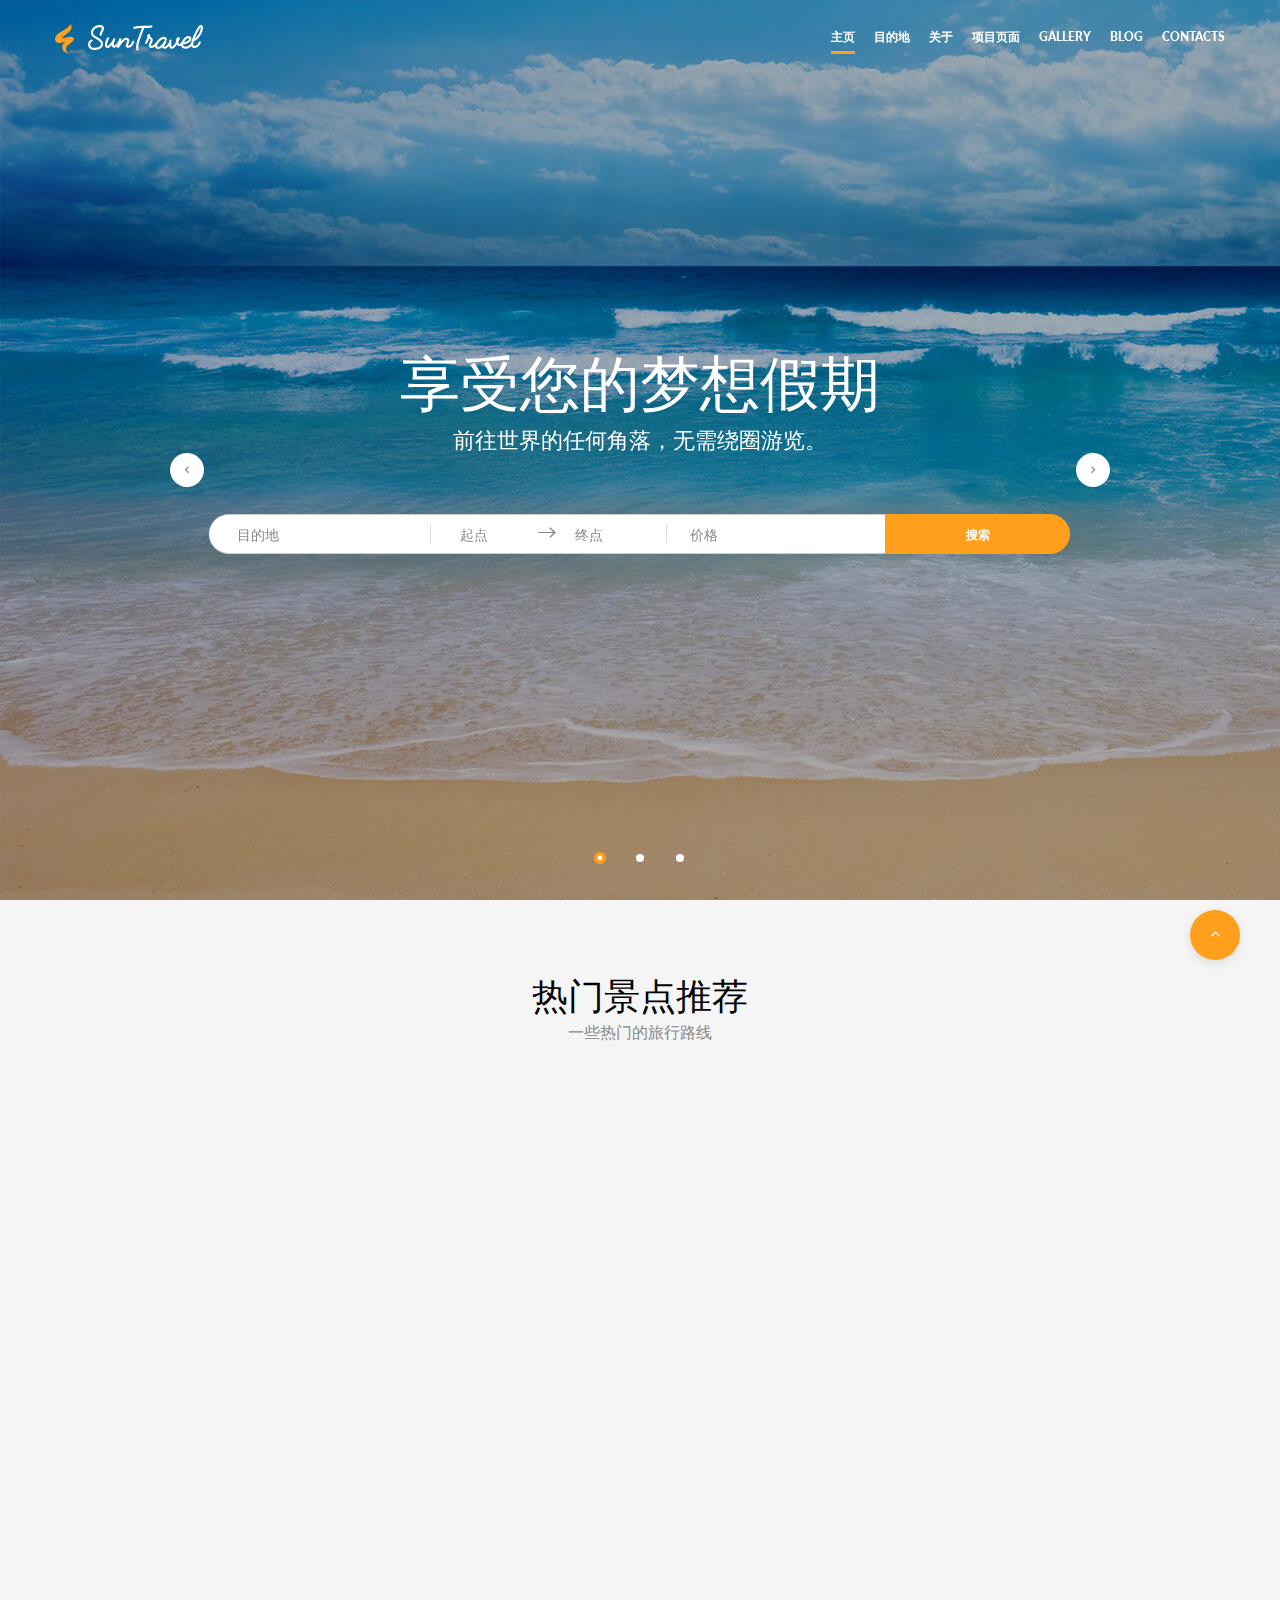
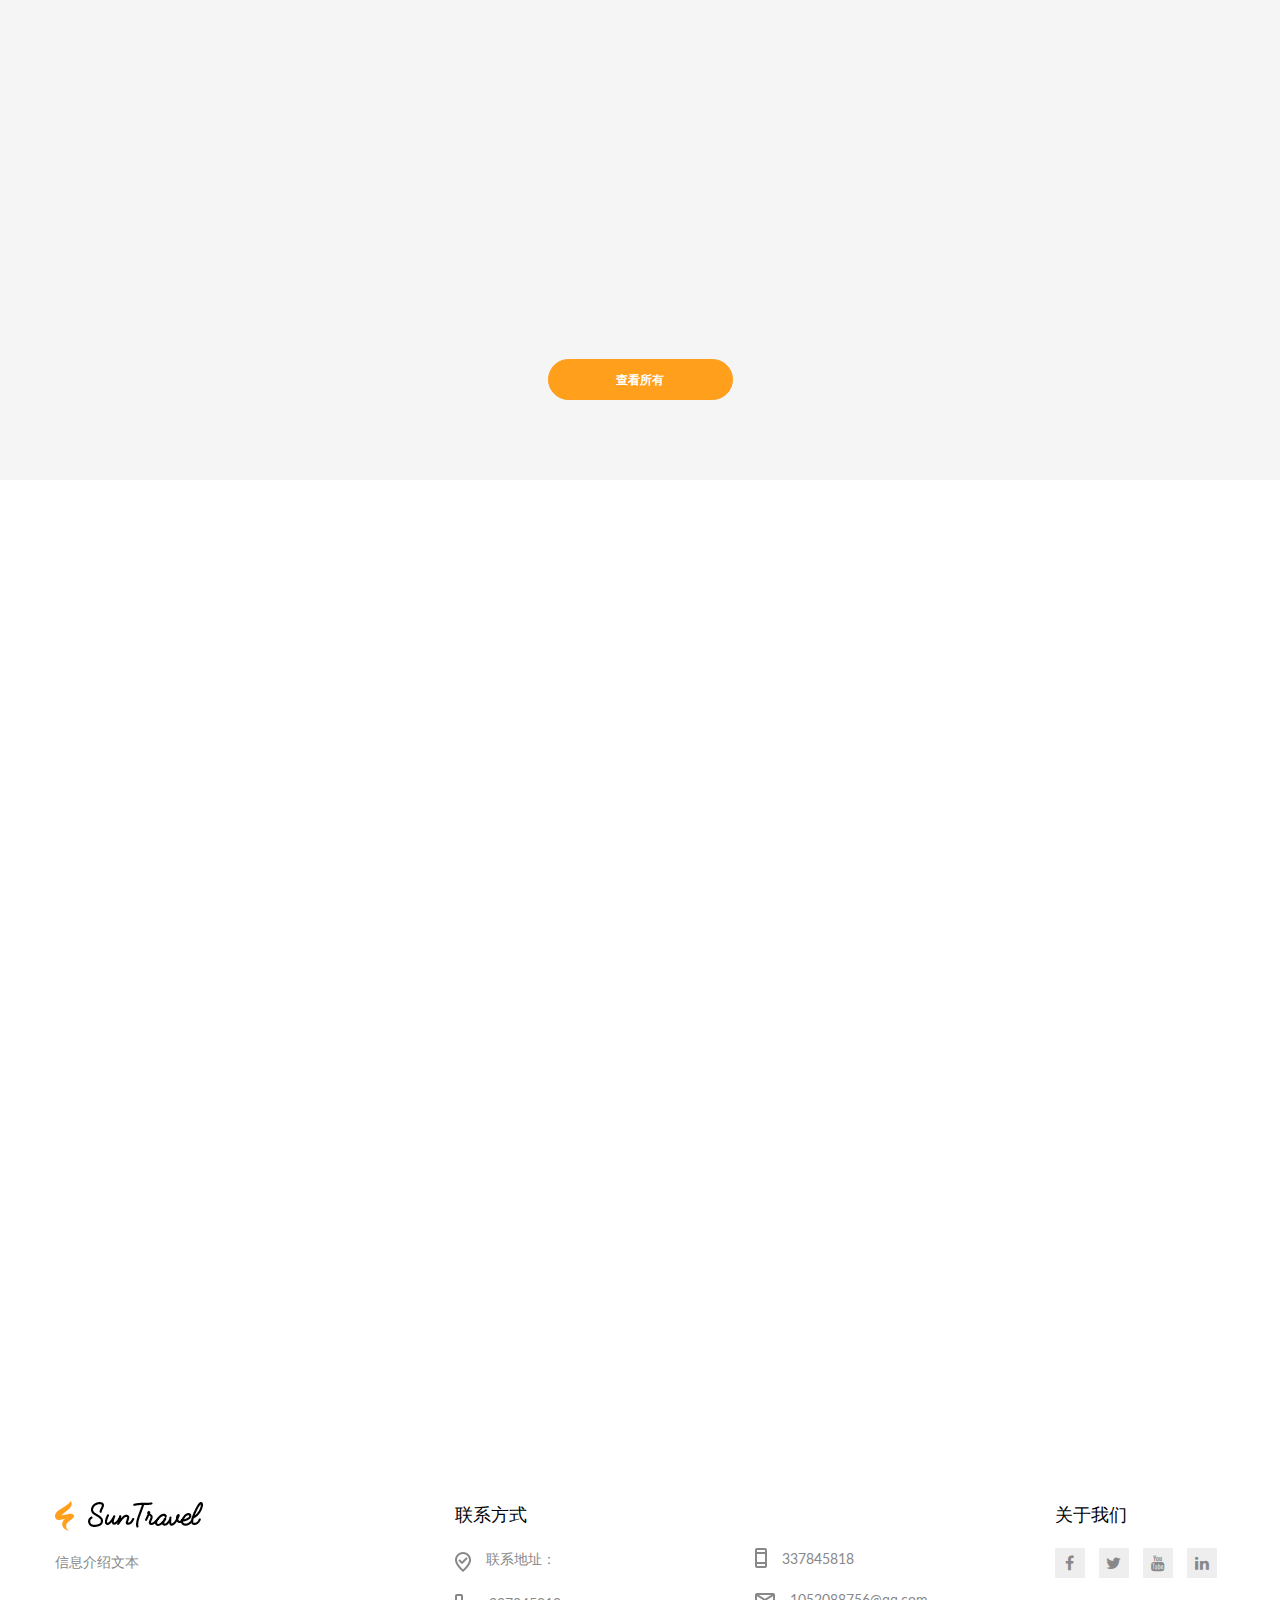
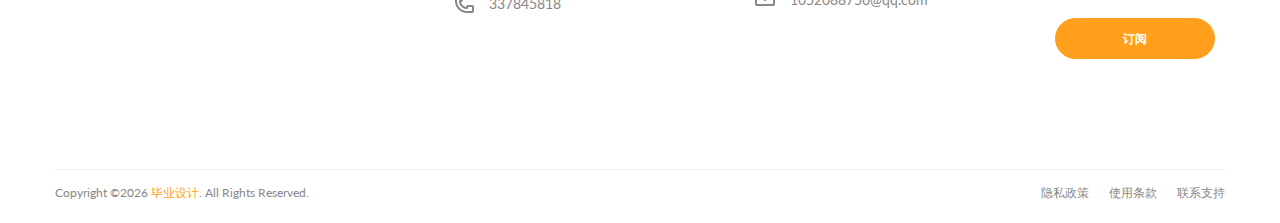
<file: index.html>
<!DOCTYPE html>
<html class="wide wow-animation" lang="cn">

<head>
  <!-- Site Title-->
  <title></title>
  <meta name="format-detection" content="telephone=no">
  <meta name="viewport"
    content="width=device-width, height=device-height, initial-scale=1.0, maximum-scale=1.0, user-scalable=0">
  <meta http-equiv="X-UA-Compatible" content="IE=edge">
  <meta charset="utf-8">
  <link rel="icon" href="images/favicon.ico" type="image/x-icon">
  <!-- Stylesheets-->
  <link rel="stylesheet" type="text/css" href="//fonts.googleapis.com/css?family=Lato:400,400i,700,700i,900,900i">
  <link rel="stylesheet" href="css/bootstrap.css">
  <link rel="stylesheet" href="css/style.css">
  <!--[if lt IE 10]>
    <div style="background: #212121; padding: 10px 0; box-shadow: 3px 3px 5px 0 rgba(0,0,0,.3); clear: both; text-align:center; position: relative; z-index:1;"><a href="http://windows.microsoft.com/en-US/internet-explorer/"><img src="images/ie8-panel/warning_bar_0000_us.jpg" border="0" height="42" width="820" alt="You are using an outdated browser. For a faster, safer browsing experience, upgrade for free today."></a></div>
    <script src="js/html5shiv.min.js"></script>
		<![endif]-->
</head>

<body>
  <!-- 页面开始-->
  <div class="page text-center">
    <!-- 头部-->
    <header class="page-header slider-menu-position">
      <!-- RD Navbar-->
      <div class="rd-navbar-wrap">
        <nav class="rd-navbar rd-navbar-transparent rd-navbar-dark-stuck" data-lg-device-layout="rd-navbar-fixed"
          data-xl-device-layout="rd-navbar-static" data-xxl-device-layout="rd-navbar-static"
          data-lg-stick-up-offset="1px" data-xl-stick-up-offset="1px" data-xxl-stick-up-offset="1px"
          data-layout="rd-navbar-fixed" data-sm-layout="rd-navbar-fixed" data-md-layout="rd-navbar-fixed"
          data-lg-layout="rd-navbar-fullwidth" data-xl-layout="rd-navbar-static" data-xxl-layout="rd-navbar-static">
          <div class="rd-navbar-inner">
            <!-- RD Navbar Panel-->
            <div class="rd-navbar-panel">
              <!-- RD Navbar Toggle-->
              <button class="rd-navbar-toggle" data-rd-navbar-toggle=".rd-navbar-nav-wrap"><span></span></button>
              <!-- 页面logo-->
              <div class="rd-navbar-brand rd-navbar-brand-desktop"><a class="brand-name" href="index.html"><img
                    width="148" height="30" src="images/logo-light-148x30.png" alt=""></a></div>
              <div class="rd-navbar-brand rd-navbar-brand-mobile"><a class="brand-name" href="index.html"><img
                    width="148" height="30" src="images/logo-dark-148x30.png" alt=""></a></div>
            </div>
            <div class="rd-navbar-nav-wrap">
              <!-- 列表栏-->
              <ul class="rd-navbar-nav">
                <li class="active"><a href="index.html">主页</a>
                  <!-- RD Navbar Dropdown-->
                  <ul class="rd-navbar-dropdown">
                    <li><a href="index-variant-2.html">主页样式2</a></li>
                    <li><a href="index-variant-3.html">主页样式3</a></li>
                  </ul>
                </li>
                <li><a href="tours-grid.html">目的地</a>
                  <!-- RD Navbar Dropdown-->
                  <ul class="rd-navbar-dropdown">
                    <li><a href="tours-grid.html">目的地列表1</a></li>
                    <li><a href="tours-grid-variant-2.html">目的地列表2 </a></li>
                    <li><a href="tours-list.html">Tours List</a></li>
                    <li><a href="tours-single.html">Tours Single</a></li>
                  </ul>
                </li>
                <li><a href="about.html">关于</a>
                  <!-- RD Navbar Dropdown-->
                  <ul class="rd-navbar-dropdown">
                    <li><a href="our-team.html">Our Team</a></li>
                    <li><a href="careers.html">Careers</a></li>
                    <li><a href="faq.html">FAQ</a></li>
                    <li><a href="testimonials.html">Testimonials</a></li>
                  </ul>
                </li>
                <li><a href="#">项目页面</a>
                  <div class="rd-navbar-megamenu">
                    <div class="row">
                      <div class="col-lg-4">
                        <p class="rd-megamenu-header text-big text-black text-ubold">Pages 1</p>
                        <ul class="rd-megamenu-list">
                          <li><a href="press.html">Press</a></li>
                          <li><a href="services.html">Services</a></li>
                          <li><a href="pricing.html">Pricing</a></li>
                          <li><a href="destinations.html">Destinations</a></li>
                          <li><a href="signup.html">Sign Up</a></li>
                          <li><a href="signup-variant-2.html">Sign Up v2</a></li>
                        </ul>
                      </div>
                      <div class="col-lg-4">
                        <p class="rd-megamenu-header text-big text-black text-ubold">Pages 2</p>
                        <ul class="rd-megamenu-list">
                          <li><a href="login.html">Login</a></li>
                          <li><a href="forgot-password.html">Forgot Password</a></li>
                          <li><a href="privacy.html">Privacy Policy</a></li>
                          <li><a href="terms-of-use.html">Terms Of Use</a></li>
                          <li><a href="sitemap.html">Sitemap</a></li>
                          <li><a href="search-results.html">Search Results</a></li>
                        </ul>
                      </div>
                      <div class="col-lg-4">
                        <p class="rd-megamenu-header text-big text-black text-ubold">Pages 3</p>
                        <ul class="rd-megamenu-list">
                          <li><a href="404.html">404</a></li>
                          <li><a href="503.html">503</a></li>
                          <li><a href="comingsoon.html">Coming Soon</a></li>
                          <li><a href="maintenance.html">Maintenance</a></li>
                          <li><a href="underconstruction.html">Under Construction</a></li>
                        </ul>
                      </div>
                    </div>
                  </div>
                </li>
                <li><a href="gallery-cobbles.html">Gallery</a>
                  <!-- RD Navbar Dropdown-->
                  <ul class="rd-navbar-dropdown">
                    <li><a href="gallery-cobbles.html">Gallery Cobbles</a></li>
                    <li><a href="gallery-fullwidth.html">Gallery Fullwidth</a></li>
                    <li><a href="gallery-grid.html">Gallery Grid</a></li>
                    <li><a href="gallery-masonry.html">Gallery Masonry</a></li>
                  </ul>
                </li>
                <li><a href="blog-grid.html">Blog</a>
                  <!-- RD Navbar Dropdown-->
                  <ul class="rd-navbar-dropdown">
                    <li><a href="blog-grid.html">Blog Grid</a></li>
                    <li><a href="blog-grid-sidebar-left.html">Blog Grid Sidebar</a></li>
                    <li><a href="blog-list.html">Blog List</a></li>
                    <li><a href="blog-list-sidebar-left.html">Blog List Sidebar</a></li>
                    <li><a href="blog-list-variant-2.html">Blog List v2</a></li>
                    <li><a href="blog-list-variant-2-sidebar-left.html">Blog List v2 Sidebar</a></li>
                    <li><a href="blog-masonry.html">Blog Masonry</a></li>
                    <li><a href="blog-modern.html">Blog Modern</a></li>
                    <li><a href="blog-single-post.html">Blog Single Post</a></li>
                    <li><a href="blog-single-post-sidebar-left.html">Blog Single Post Sidebar</a></li>
                  </ul>
                </li>
                <li><a href="contacts.html">Contacts</a>
                  <!-- RD Navbar Dropdown-->
                  <ul class="rd-navbar-dropdown">
                    <li><a href="contacts.html">Contacts</a></li>
                    <li><a href="contacts-variant-2.html">Contacts v2</a></li>
                  </ul>
                </li>
              </ul>
            </div>
          </div>
        </nav>
      </div>
    </header>
    <!-- 轮播图部分-->
    <section class="swiper-container swiper-slider" data-height="" data-min-height="400px" data-simulate-touch="false"
      data-slide-effect="fade">
      <div class="swiper-wrapper">
        <div class="swiper-slide" data-slide-bg="images/backgrounds/background-01-1920x900.jpg"></div>
        <div class="swiper-slide" data-slide-bg="images/backgrounds/background-02-1920x900.jpg"></div>
        <div class="swiper-slide" data-slide-bg="images/backgrounds/background-03-1920x900.jpg"></div>
      </div>
      <div class="swiper-caption-absolute">
        <div class="container">
          <div class="row justify-content-sm-center">
            <div class="col-xl-10">
              <h1 class="text-white">享受您的梦想假期</h1>
              <p class="h6 text-white">前往世界的任何角落，无需绕圈游览。</p>
              <!-- Form-->
              <form class="rd-mailform form-inline-search">
                <div class="form-wrap form-wrap-xs form-inline-item">
                  <label class="form-label" for="index-destination">目的地</label>
                  <input class="form-input" id="index-destination" type="text" name="destination">
                </div>
                <div class="form-wrap form-wrap-xs form-inline-item form-inline-item-xs">
                  <label class="form-label" for="index-arrival">起点</label>
                  <input class="form-input" id="index-arrival" type="text" name="destination">
                </div>
                <div class="form-wrap form-wrap-xs form-inline-item form-inline-item-xs">
                  <label class="form-label" for="index-departure">终点</label>
                  <input class="form-input" id="index-departure" type="text" name="departure">
                </div>
                <div class="form-wrap form-wrap-xs form-inline-item">
                  <label class="form-label" for="index-budget">价格</label>
                  <input class="form-input" id="index-budget" type="text" name="budget">
                </div>
                <div class="form-inline-item button-wrap">
                  <button class="button button-primary" type="submit">搜索</button>
                </div>
              </form>
            </div>
          </div>
        </div>
      </div>
      <!-- Swiper Pagination-->
      <div class="swiper-pagination"></div>
      <!-- Swiper Navigation-->
      <div class="swiper-button-prev"><span
          class="icon icon-xxs icon-circle icon-filled-white mdi mdi-chevron-left text-gray"></span></div>
      <div class="swiper-button-next"><span
          class="icon icon-xxs icon-circle icon-filled-white mdi mdi-chevron-right text-gray"></span></div>
    </section>
    <!-- 热门景点部分-->
    <section class="section-80 section-md-top-70 bg-wild-wand">
      <div class="container">
        <h3>热门景点推荐</h3>
        <p>一些热门的旅行路线</p>
        <div class="row row-30 justify-content-sm-center">
          <!-- 推荐1 -->
          <div class="col-md-5 col-lg-4">
            <!-- 推荐1-->
            <div class="box-offer wow fadeInLeft" data-wow-delay=".2s">
              <div class="box-offer-img-wrap"><a href="tours-single.html"><img class="img-responsive center-block"
                    src="images/offers/box-offer-01-370x310.jpg" width="370" height="310" alt=""></a></div>
              <div class="box-offer-caption text-left">
                <div class="pull-left">
                  <div class="box-offer-title text-ubold"><a class="text-black" href="tours-single.html">土耳其</a></div>
                </div>
                <div class="pull-right">
                  <div class="box-offer-price text-black">$2,000</div>
                </div>
                <div class="clearfix"></div>
                <!-- List Inline-->
                <ul class="list-inline list-inline-13 list-inline-marked text-silver-chalice text-small">
                  <li>伊斯坦布尔，安塔利亚，以弗所</li>
                  <li>8 天</li>
                </ul>
              </div>
            </div>
          </div>
          <!-- 推荐2-->
          <div class="col-md-5 col-lg-4">

            <div class="box-offer wow bounceIn" data-wow-delay=".2s">
              <div class="box-offer-img-wrap"><a href="tours-single.html"><img class="img-responsive center-block"
                    src="images/offers/box-offer-02-370x310.jpg" width="370" height="310" alt=""></a></div>
              <div class="box-offer-caption text-left">
                <div class="pull-left">
                  <div class="box-offer-title text-ubold"><a class="text-black" href="tours-single.html">西班牙</a></div>
                </div>
                <div class="pull-right">
                  <div class="box-offer-price text-black">$3,000</div>
                </div>
                <div class="clearfix"></div>
                <!-- List Inline-->
                <ul class="list-inline list-inline-13 list-inline-marked text-silver-chalice text-small">
                  <li>Madrid, Andalucia, Barcelona</li>
                  <li>9 days</li>
                </ul>
              </div>
            </div>
          </div>
          <!-- 推荐3 -->
          <div class="col-md-5 col-lg-4">
            <div class="box-offer wow fadeInRight" data-wow-delay=".2s">
              <div class="box-offer-img-wrap"><a href="tours-single.html"><img class="img-responsive center-block"
                    src="images/offers/box-offer-03-370x310.jpg" width="370" height="310" alt=""></a></div>
              <div class="box-offer-caption text-left">
                <div class="pull-left">
                  <div class="box-offer-title text-ubold"><a class="text-black" href="tours-single.html">英国</a></div>
                </div>
                <div class="pull-right">
                  <div class="box-offer-price text-black">$5,000</div>
                </div>
                <div class="clearfix"></div>
                <!-- List Inline-->
                <ul class="list-inline list-inline-13 list-inline-marked text-silver-chalice text-small">
                  <li>England, Scotland, Wales</li>
                  <li>13 days</li>
                </ul>
              </div>
            </div>
          </div>
          <!-- 推荐4 -->
          <div class="col-md-5 col-lg-4">
            <!-- Box Offer-->
            <div class="box-offer wow fadeInLeft" data-wow-delay=".2s">
              <div class="box-offer-img-wrap"><a href="tours-single.html"><img class="img-responsive center-block"
                    src="images/offers/box-offer-04-370x310.jpg" width="370" height="310" alt=""></a></div>
              <div class="box-offer-caption text-left">
                <div class="pull-left">
                  <div class="box-offer-title text-ubold"><a class="text-black" href="tours-single.html">东欧</a></div>
                </div>
                <div class="pull-right">
                  <div class="box-offer-price text-black">$2,500</div>
                </div>
                <div class="clearfix"></div>
                <!-- List Inline-->
                <ul class="list-inline list-inline-13 list-inline-marked text-silver-chalice text-small">
                  <li>Slovenia, Hungary, Poland</li>
                  <li>10 days</li>
                </ul>
              </div>
            </div>
          </div>
          <!-- 推荐5 -->
          <div class="col-md-5 col-lg-4">
            <!-- Box Offer-->
            <div class="box-offer wow bounceIn" data-wow-delay=".2s">
              <div class="box-offer-img-wrap"><a href="tours-single.html"><img class="img-responsive center-block"
                    src="images/offers/box-offer-05-370x310.jpg" width="370" height="310" alt=""></a></div>
              <div class="box-offer-caption text-left">
                <div class="pull-left">
                  <div class="box-offer-title text-ubold"><a class="text-black" href="tours-single.html">印度</a></div>
                </div>
                <div class="pull-right">
                  <div class="box-offer-price text-black">$2,700</div>
                </div>
                <div class="clearfix"></div>
                <!-- List Inline-->
                <ul class="list-inline list-inline-13 list-inline-marked text-silver-chalice text-small">
                  <li>Rome, Milan, Venice</li>
                  <li>7 days</li>
                </ul>
              </div>
            </div>
          </div>
          <!-- 推荐6 -->
          <div class="col-md-5 col-lg-4">
            <!-- Box Offer-->
            <div class="box-offer wow fadeInRight" data-wow-delay=".2s">
              <div class="box-offer-img-wrap"><a href="tours-single.html"><img class="img-responsive center-block"
                    src="images/offers/box-offer-06-370x310.jpg" width="370" height="310" alt=""></a></div>
              <div class="box-offer-caption text-left">
                <div class="pull-left">
                  <div class="box-offer-title text-ubold"><a class="text-black" href="tours-single.html">Swiss Alps</a>
                  </div>
                </div>
                <div class="pull-right">
                  <div class="box-offer-price text-black">$5,100</div>
                </div>
                <div class="clearfix"></div>
                <!-- List Inline-->
                <ul class="list-inline list-inline-13 list-inline-marked text-silver-chalice text-small">
                  <li>Zurich, Geneve, Luzern</li>
                  <li>13 days</li>
                </ul>
              </div>
            </div>
          </div>
        </div>
        <a class="button button-primary" href="tours-grid.html">查看所有</a>
      </div>
    </section>
    <!-- 展示图块-->
    <section class="section parallax-container bg-black context-dark wow fadeIn"
      data-parallax-img="images/backgrounds/background-06-1920x900.jpg" data-wow-delay=".2s">
      <div class="parallax-content">
        <div class="bg-overlay-inverse-md-darker">
          <div class="container section-80 section-lg-top-145 section-lg-bottom-295">
            <div class="row justify-content-sm-center justify-content-lg-end text-lg-right">
              <div class="col-md-10 col-lg-7">
                <h2>以专家的专业精神寻找旅行的完美</h2><a class="button button-primary" href="tours-grid.html">寻找你的旅途</a>
              </div>
            </div>
          </div>
        </div>
      </div>
    </section>

    <!-- 数据展示-->
    <section class="section-80 section-md-bottom-70">
      <div class="container">
        <div class="row justify-content-sm-center">
          <div class="col-sm-10 col-md-8 col-lg-12">
            <div class="row row-60 justify-content-sm-center align-items-sm-center">
              <div class="col-sm-6 col-lg-3 wow bounceIn" data-wow-delay=".6s">
                <!-- CountTo-->
                <svg x="0px" y="0px" width="48px" height="60px" viewbox="0 0 32 40">
                  <polygon fill="#FF9800" points="16,33 11,27 11,21 21,21 21,27 "></polygon>
                  <g>
                    <path fill="#FFA726"
                      d="M25,14.15V16c0,0.337-0.021,0.668-0.057,0.994C24.963,16.995,24.981,17,25,17c1.105,0,2-0.895,2-2                c0-0.739-0.405-1.377-1-1.723V13.3L25,14.15z">
                    </path>
                    <path fill="#FFA726"
                      d="M7,14.15L6,13.3v-0.023C5.405,13.623,5,14.261,5,15c0,1.105,0.895,2,2,2c0.019,0,0.037-0.005,0.057-0.006                C7.021,16.668,7,16.337,7,16V14.15z">
                    </path>
                    <path fill="#FFB74D"
                      d="M25,14.15L24,15v-5l-4-4L8,10v5l-1-0.85V16c0,0.337,0.021,0.668,0.057,0.994C7.546,21.519,11.337,25,16,25                s8.454-3.481,8.943-8.006C24.979,16.668,25,16.337,25,16V14.15z M12,16c-0.552,0-1-0.448-1-1s0.448-1,1-1s1,0.448,1,1                S12.552,16,12,16z M20,16c-0.552,0-1-0.448-1-1s0.448-1,1-1s1,0.448,1,1S20.552,16,20,16z">
                    </path>
                    <path fill="#FF5722"
                      d="M6,11v2.277V13.3l1,0.85L8,15v-5l12-4l4,4v5l1-0.85l1-0.85v-0.023V11c0-4-1-8-6-9l-1-2h-3C9.9,0,6,4.9,6,11                z">
                    </path>
                    <circle fill="#784719" cx="20" cy="15" r="1"></circle>
                    <circle fill="#784719" cx="12" cy="15" r="1"></circle>
                    <path fill="#CFD8DC" d="M14,30l2-2l-5-1c0,0-11,2-11,13h14l1-9L14,30z"></path>
                    <path fill="#CFD8DC" d="M21,27l-5,1l2,2l-1,1l1,9h14C32,29,21,27,21,27z"></path>
                    <polygon fill="#3F51B5" points="18,30 16,28 14,30 15,31 14,40 18,40 17,31 	"></polygon>
                  </g>
                </svg>
                <div class="counter h3 text-ubold text-black">624</div>
                <p class="font-italic">合作客户</p>
              </div>
              <div class="col-sm-6 col-lg-3 wow bounceIn" data-wow-delay=".2s">
                <!-- CountTo-->
                <svg x="0px" y="0px" width="72px" height="54px" viewbox="0 0 48 35.7">
                  <polygon fill="#673AB7" points="0,35.7 33,35.7 16.5,11.7 "></polygon>
                  <polygon fill="#9575CD" points="19.2,35.7 48,35.7 33.6,17.7 "></polygon>
                  <path fill="#40C4FF"
                    d="M42.9,0C43.6,1.1,44,2.3,44,3.7c0,3.9-3.1,7-7,7c-0.7,0-1.3-0.1-1.9-0.3c1.2,2,3.4,3.3,5.9,3.3              c3.9,0,7-3.1,7-7C48,3.5,45.9,0.8,42.9,0z">
                  </path>
                </svg>
                <div class="counter h3 text-ubold text-black">112</div>
                <p class="font-italic">惊奇的旅行</p>
              </div>
              <div class="col-sm-6 col-lg-3 wow bounceIn" data-wow-delay=".4s">
                <!-- CountTo-->
                <svg x="0px" y="0px" width="60px" height="56px" viewbox="0 0 40 37">
                  <g>
                    <path fill="none" d="M23,2h-6c-0.6,0-1,0.4-1,1v1h8V3C24,2.4,23.6,2,23,2z"></path>
                    <path fill="#263238" d="M5,37h2c0.6,0,1-0.4,1-1H4C4,36.6,4.4,37,5,37z"></path>
                    <path fill="#263238" d="M33,37h2c0.6,0,1-0.4,1-1h-4C32,36.6,32.4,37,33,37z"></path>
                    <path fill="#37474F"
                      d="M16,3c0-0.6,0.4-1,1-1h6c0.6,0,1,0.4,1,1v1h2V3c0-1.7-1.3-3-3-3h-6c-1.7,0-3,1.3-3,3v1h2V3z">
                    </path>
                    <path fill="#78909C"
                      d="M36,4H26h-2h-8h-2H4C1.8,4,0,5.8,0,8v24c0,2.2,1.8,4,4,4h4h24h4c2.2,0,4-1.8,4-4V8C40,5.8,38.2,4,36,4z">
                    </path>
                  </g>
                </svg>
                <div class="counter h3 text-ubold text-black">594</div>
                <p class="font-italic">合作伙伴</p>
              </div>
              <div class="col-sm-6 col-lg-3 wow bounceIn" data-wow-delay=".8s">
                <!-- CountTo-->
                <svg x="0px" y="0px" width="60px" height="56px" viewbox="0 0 40 37">
                  <g>
                    <polygon fill="#558B2F" points="24.2,24.2 23.189,21 22.795,21 21.7,24.2 	"></polygon>
                    <path fill="#558B2F"
                      d="M36,14h-3v3c0,2.2-1.8,4-4,4h-3.953l2.553,6.9h-2.2l-0.6-2.1h-3.6l-0.7,2.1h-2.2l2.553-6.9H7v8                c0,2.2,1.8,4,4,4h25l4,4V18C40,15.8,38.2,14,36,14z">
                    </path>
                    <polygon fill="#1B5E20"
                      points="24.2,24.2 21.7,24.2 22.795,21 20.853,21 18.3,27.9 20.5,27.9 21.2,25.8 24.8,25.8 25.4,27.9                 27.6,27.9 25.047,21 23.189,21 	">
                    </polygon>
                    <path fill="#8BC34A"
                      d="M15.4,12.6c0.2,0.3,0.4,0.5,0.7,0.6c0.3,0.1,0.6,0.2,0.9,0.2c0.7,0,1.3-0.3,1.6-0.8                c0.4-0.6,0.6-1.4,0.6-2.5V9.7c0-1.1-0.2-1.9-0.6-2.4c-0.4-0.6-0.9-0.8-1.6-0.8s-1.3,0.3-1.6,0.8c-0.4,0.6-0.6,1.4-0.6,2.4v0.5                c0,0.5,0.1,1,0.2,1.4C15.1,12,15.2,12.4,15.4,12.6z">
                    </path>
                    <path fill="#8BC34A"
                      d="M22.795,21h0.395h1.858H29c2.2,0,4-1.8,4-4v-3V4c0-2.2-1.8-4-4-4H4C1.8,0,0,1.8,0,4v21l4-4h3h13.853H22.795                z M17.8,15.2c-0.2,0-0.5,0.1-0.8,0.1c-0.6,0-1.2-0.1-1.8-0.3c-0.5-0.2-1-0.6-1.4-1c-0.4-0.4-0.7-1-0.9-1.6                c-0.2-0.6-0.3-1.3-0.3-2.1V9.9c0-0.8,0.1-1.5,0.3-2.1c0.2-0.6,0.5-1.2,0.9-1.6c0.4-0.4,0.8-0.8,1.4-1C15.7,5,16.3,4.9,17,4.9                c0.6,0,1.2,0.1,1.8,0.3c0.5,0.2,1,0.6,1.4,1c0.4,0.4,0.7,1,0.9,1.6c0.2,0.6,0.3,1.3,0.3,2.1v0.3c0,1-0.2,1.8-0.5,2.5                c-0.3,0.7-0.7,1.3-1.3,1.7l1.7,1.3L20,16.9L17.8,15.2z">
                    </path>
                    <path fill="#FFFFFF"
                      d="M19.6,14.4c0.6-0.4,1-1,1.3-1.7c0.3-0.7,0.5-1.5,0.5-2.5V9.9c0-0.8-0.1-1.5-0.3-2.1                c-0.2-0.6-0.5-1.2-0.9-1.6c-0.4-0.4-0.9-0.8-1.4-1C18.2,5,17.6,4.9,17,4.9c-0.7,0-1.3,0.1-1.8,0.3c-0.6,0.2-1,0.6-1.4,1                c-0.4,0.4-0.7,1-0.9,1.6c-0.2,0.6-0.3,1.3-0.3,2.1v0.4c0,0.8,0.1,1.5,0.3,2.1c0.2,0.6,0.5,1.2,0.9,1.6c0.4,0.4,0.9,0.8,1.4,1                c0.6,0.2,1.2,0.3,1.8,0.3c0.3,0,0.6-0.1,0.8-0.1l2.2,1.7l1.3-1.2L19.6,14.4z M14.8,9.7c0-1,0.2-1.8,0.6-2.4                c0.3-0.5,0.9-0.8,1.6-0.8s1.2,0.2,1.6,0.8c0.4,0.5,0.6,1.3,0.6,2.4v0.4c0,1.1-0.2,1.9-0.6,2.5c-0.3,0.5-0.9,0.8-1.6,0.8                c-0.3,0-0.6-0.1-0.9-0.2c-0.3-0.1-0.5-0.3-0.7-0.6c-0.2-0.2-0.3-0.6-0.4-1c-0.1-0.4-0.2-0.9-0.2-1.4V9.7z">
                    </path>
                  </g>
                </svg>
                <div class="counter h3 text-ubold text-black">9</div>
                <p class="font-italic">客服</p>
              </div>
            </div>
          </div>
        </div>
      </div>
    </section>

    <!-- 页面底部-->
    <footer class="page-footer footer-default section-top-80 section-bottom-34 section-lg-bottom-15 text-md-left">
      <div class="container">
        <div class="row justify-content-sm-center">
          <div class="col-md-8 col-lg-12">
            <div class="row row-40 justify-content-sm-center">
              <div class="col-md-6 col-lg-3 col-xl-4 order-lg-1"><a class="brand-logo" href="index.html"><img
                    width="148" height="30" src="images/logo-dark-148x30.png" alt=""></a>
                <p class="text-small inset-xl-right-80">信息介绍文本</p>
              </div>
              <div class="col-md-6 col-lg-3 col-xl-2 order-lg-4">
                <p class="text-big text-black">关于我们</p>
                <!-- List Inline-->
                <ul class="list-inline">
                  <li class="text-center"><a class="icon icon-square icon-filled-gallery fa fa-facebook-f text-gray"
                      href="#"></a></li>
                  <li class="text-center"><a class="icon icon-square icon-filled-gallery fa fa-twitter text-gray"
                      href="#"></a></li>
                  <li class="text-center"><a class="icon icon-square icon-filled-gallery fa fa-youtube text-gray"
                      href="#"></a></li>
                  <li class="text-center"><a class="icon icon-square icon-filled-gallery fa fa-linkedin text-gray"
                      href="#"></a></li>
                </ul>
                <!-- Button trigger modal-->
                <button class="button button-primary" type="button" data-toggle="modal" data-target="#subscribe"
                  style="min-width:160px;">订阅</button>
                <!-- Modal-->
                <div class="modal modal-custom fade text-center" id="subscribe" tabindex="-1" role="dialog">
                  <div class="modal-dialog" role="document">
                    <div class="modal-content">
                      <div class="modal-header">
                        <button class="close" type="button" data-dismiss="modal" aria-label="Close"><span
                            aria-hidden="true">×</span></button>
                      </div>
                      <div class="modal-body">
                        <div class="container">
                          <div class="row justify-content-sm-center align-items-sm-center">
                            <div class="col-md-6 bg-image bg-image-1"></div>
                            <div class="col-md-6">
                              <div class="modal-body-column-content">
                                <h5 class="text-ubold">Subscribe to <br class="d-none d-xl-inline-block"> our newsletter
                                </h5>
                                <p class="font-italic text-small text-black">Subscribe and <span class="text-ubold">get
                                    5% off</span> on your first tour!</p>
                                <!-- RD Mailform-->
                                <form class="rd-mailform rd-mailform-subscribe" data-form-output="form-output-global"
                                  data-form-type="contact" method="post" action="bat/rd-mailform.php">
                                  <div class="form-wrap form-wrap-xs">
                                    <label class="form-label" for="contact-email">Enter Your email here...</label>
                                    <input class="form-input" id="contact-email" type="email" name="email"
                                      data-constraints="@Email @Required">
                                  </div>
                                  <button class="button button-primary button-block" type="submit">SUBSCRIBE</button>
                                </form>
                                <!-- List Inline-->
                                <ul class="list-inline list-primary list-inline-13">
                                  <li class="text-center"><a class="icon fa fa-facebook-f text-black" href="#"></a></li>
                                  <li class="text-center"><a class="icon fa fa-twitter text-black" href="#"></a></li>
                                  <li class="text-center"><a class="icon fa fa-youtube text-black" href="#"></a></li>
                                  <li class="text-center"><a class="icon fa fa-linkedin text-black" href="#"></a></li>
                                </ul>
                              </div>
                            </div>
                          </div>
                        </div>
                      </div>
                    </div>
                  </div>
                </div>
              </div>
              <div class="col-sm-8 col-md-12 col-lg-6 order-lg-2">
                <p class="text-big text-black">联系方式</p>
                <!-- Contact Info-->
                <address class="contact-info text-left">
                  <div class="row row-15 justify-content-sm-center">
                    <div class="col-md-6">
                      <p class="d-block text-small contact-info-address"><a class="text-gray" href="#"><span
                            class="unit flex-row unit-spacing-xs"><span class="unit-left"><img
                                class="img-responsive center-block" src="images/icons/icon-01-16x21.png" width="16"
                                height="21" alt=""></span><span class="unit-body"><span>联系地址：</span></span></span></a>
                      </p>
                      <p class="d-block text-small"><a class="text-gray" href="callto:#"><span
                            class="unit align-items-center flex-row unit-spacing-xs"><span class="unit-left"><img
                                class="img-responsive center-block" src="images/icons/icon-02-19x19.png" width="19"
                                height="19" alt=""></span><span
                              class="unit-body"><span>337845818</span></span></span></a></p>
                    </div>
                    <div class="col-md-6">
                      <p class="d-block text-small"><a class="text-gray" href="callto:#"><span
                            class="unit align-items-center flex-row unit-spacing-xs"><span class="unit-left"><img
                                class="img-responsive center-block" src="images/icons/icon-03-12x20.png" width="12"
                                height="20" alt=""></span><span
                              class="unit-body"><span>337845818</span></span></span></a></p>
                      <p class="d-block text-small"><a class="text-gray" href="mailto:#"><span
                            class="unit align-items-center flex-row unit-spacing-xs"><span class="unit-left"><img
                                class="img-responsive center-block" src="images/icons/icon-04-20x13.png" width="20"
                                height="13" alt=""></span><span
                              class="unit-body"><span>1052088756@qq.com</span></span></span></a></p>
                    </div>
                  </div>
                </address>
              </div>
            </div>
          </div>
        </div>
        <div class="hr bg-gallery"></div>
        <div class="row row-0 justify-content-sm-center justify-content-md-between">
          <div class="col-md-5 col-lg-4 text-md-left">
            <p class="text-extra-small">
              Copyright &#169;<span class="copyright-year"></span><a href="./"> 毕业设计</a>. All Rights Reserved.</p>
          </div>
          <div class="col-md-5 col-lg-4 text-md-right">
            <!-- List Inline-->
            <ul class="list-inline list-inline-8">
              <li>
                <p class="text-extra-small"><a class="text-gray" href="privacy.html">隐私政策</a></p>
              </li>
              <li>
                <p class="text-extra-small"><a class="text-gray" href="terms-of-use.html">使用条款</a></p>
              </li>
              <li>
                <p class="text-extra-small"><a class="text-gray" href="contacts.html">联系支持</a></p>
              </li>
            </ul>
          </div>
        </div>
      </div>
    </footer>
  </div>
  <!-- Global Mailform Output-->
  <div class="snackbars" id="form-output-global"></div>
  <!-- PhotoSwipe Gallery-->
  <div class="pswp" tabindex="-1" role="dialog" aria-hidden="true">
    <div class="pswp__bg"></div>
    <div class="pswp__scroll-wrap">
      <div class="pswp__container">
        <div class="pswp__item"></div>
        <div class="pswp__item"></div>
        <div class="pswp__item"></div>
      </div>
      <div class="pswp__ui pswp__ui--hidden">
        <div class="pswp__top-bar">
          <button class="pswp__button pswp__button--close" title="Close (Esc)"></button>
          <button class="pswp__button pswp__button--share" title="Share"></button>
          <button class="pswp__button pswp__button--fs" title="Toggle fullscreen"></button>
          <button class="pswp__button pswp__button--zoom" title="Zoom in/out"></button>
          <div class="pswp__preloader">
            <div class="pswp__preloader__icn">
              <div class="pswp__preloader__cut">
                <div class="pswp__preloader__donut"></div>
              </div>
            </div>
          </div>
        </div>
        <div class="pswp__share-modal pswp__share-modal--hidden pswp__single-tap">
          <div class="pswp__share-tooltip"></div>
        </div>
        <button class="pswp__button pswp__button--arrow--left" title="Previous (arrow left)"></button>
        <button class="pswp__button pswp__button--arrow--right" title="Next (arrow right)"></button>
        <div class="pswp__caption">
          <div class="pswp__caption__cent"></div>
        </div>
        <div class="pswp__counter"></div>
      </div>
    </div>
  </div>
  
  <script src="js/core.min.js"></script>
  <script src="js/script.js"></script>
</body>

</html>
</file>
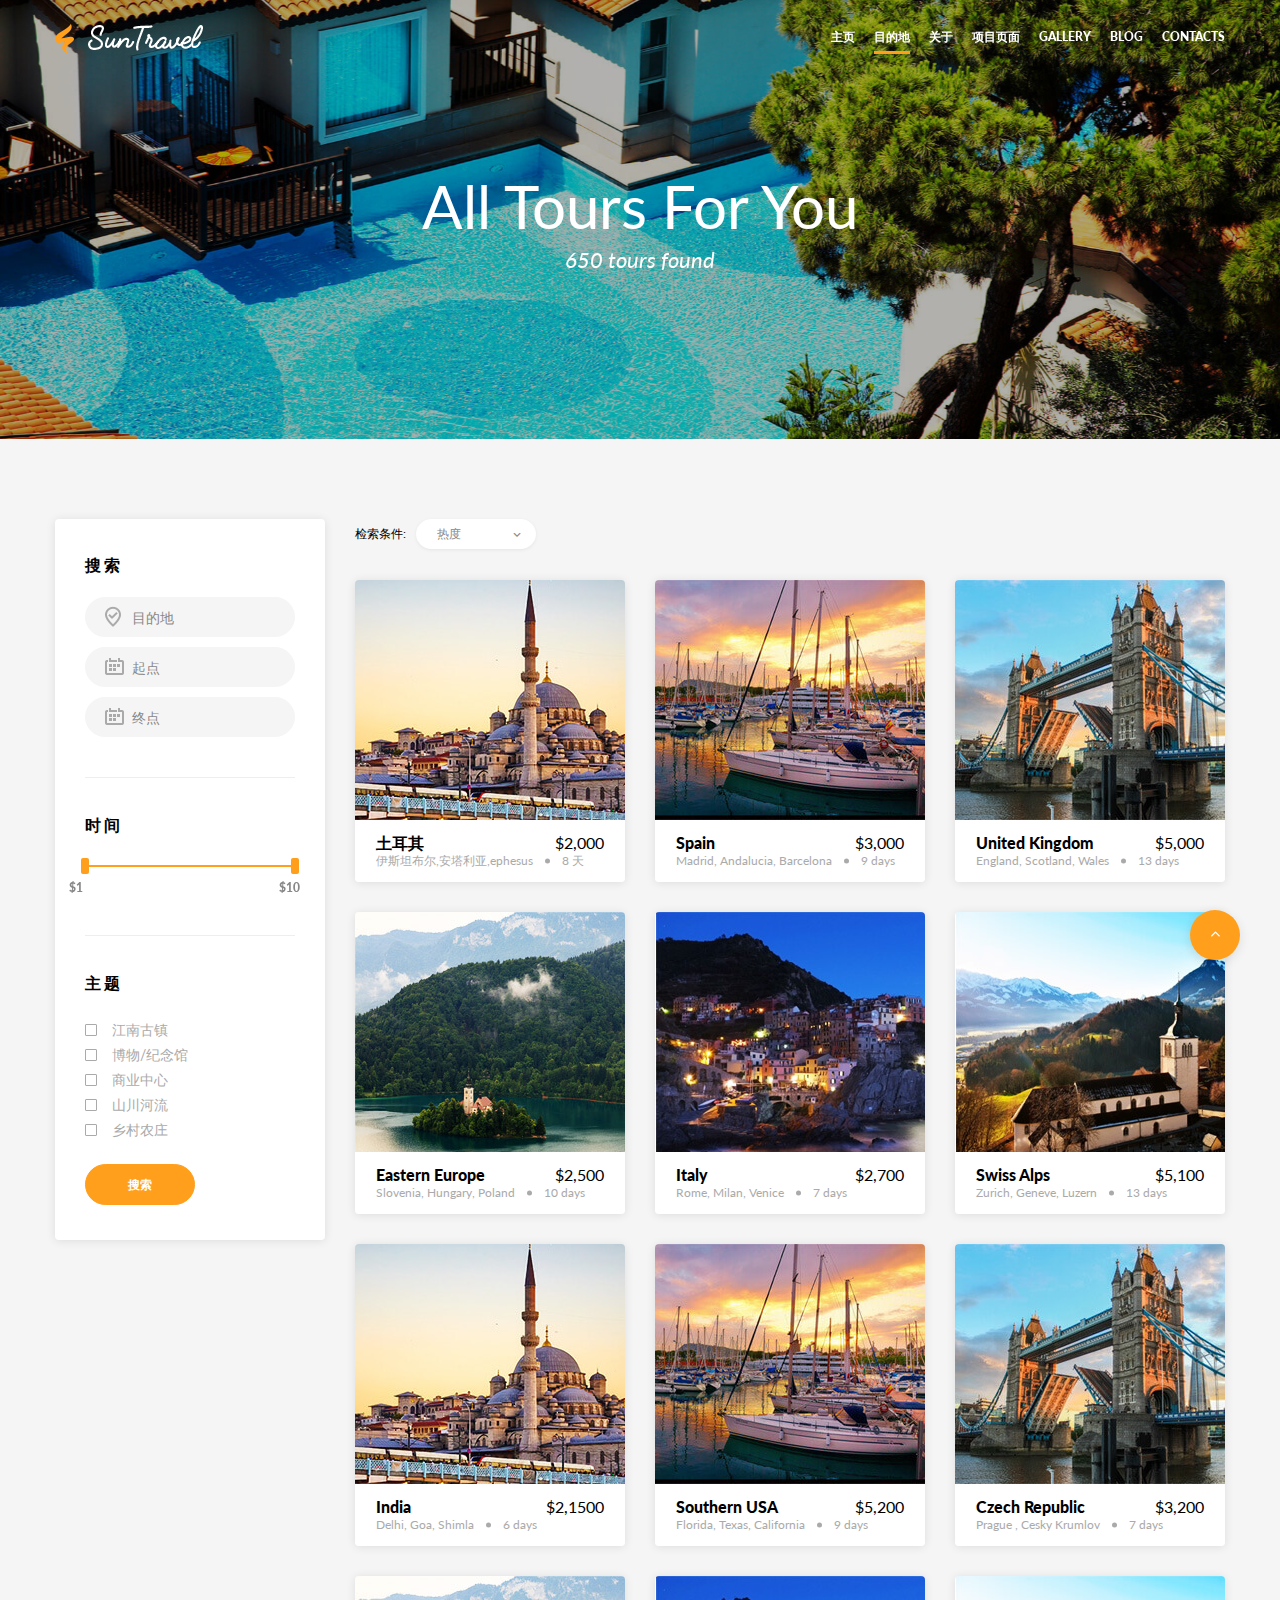
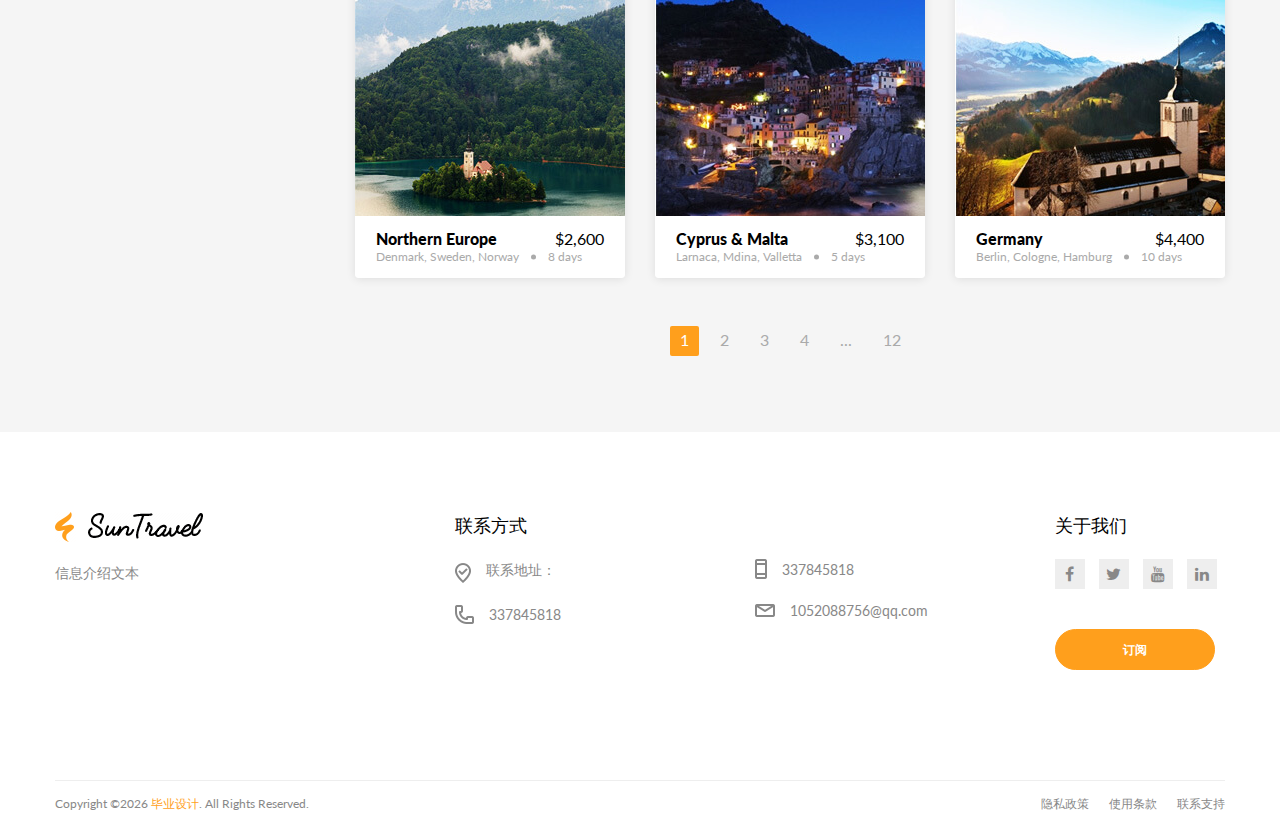
<file: tours-grid.html>
<!DOCTYPE html>
<html class="wide wow-animation" lang="en">

<head>
  <!-- Site Title-->
  <title>目的地</title>
  <meta name="format-detection" content="telephone=no">
  <meta name="viewport"
    content="width=device-width, height=device-height, initial-scale=1.0, maximum-scale=1.0, user-scalable=0">
  <meta http-equiv="X-UA-Compatible" content="IE=edge">
  <meta charset="utf-8">
  <link rel="icon" href="images/favicon.ico" type="image/x-icon">
  <!-- Stylesheets-->
  <!-- 字体 -->
  <link rel="stylesheet" type="text/css" href="//fonts.googleapis.com/css?family=Lato:400,400i,700,700i,900,900i">
  <link rel="stylesheet" href="css/bootstrap.css">
  <link rel="stylesheet" href="css/style.css">
</head>

<body>
  <!-- 页面定位-->
  <div class="page text-center">
    <!-- 头部-->
    <header class="page-header slider-menu-position">
      <!-- RD Navbar-->
      <div class="rd-navbar-wrap">
        <nav class="rd-navbar rd-navbar-transparent rd-navbar-dark-stuck" data-lg-device-layout="rd-navbar-fixed"
          data-xl-device-layout="rd-navbar-static" data-xxl-device-layout="rd-navbar-static"
          data-lg-stick-up-offset="1px" data-xl-stick-up-offset="1px" data-xxl-stick-up-offset="1px"
          data-layout="rd-navbar-fixed" data-sm-layout="rd-navbar-fixed" data-md-layout="rd-navbar-fixed"
          data-lg-layout="rd-navbar-fullwidth" data-xl-layout="rd-navbar-static" data-xxl-layout="rd-navbar-static">
          <div class="rd-navbar-inner">
            <!-- RD Navbar Panel-->
            <div class="rd-navbar-panel">
              <!-- RD Navbar Toggle-->
              <button class="rd-navbar-toggle" data-rd-navbar-toggle=".rd-navbar-nav-wrap"><span></span></button>
              <!-- 页面logo-->
              <div class="rd-navbar-brand rd-navbar-brand-desktop"><a class="brand-name" href="index.html"><img
                    width="148" height="30" src="images/logo-light-148x30.png" alt=""></a></div>
              <div class="rd-navbar-brand rd-navbar-brand-mobile"><a class="brand-name" href="index.html"><img
                    width="148" height="30" src="images/logo-dark-148x30.png" alt=""></a></div>
            </div>
            <div class="rd-navbar-nav-wrap">
              <!-- 列表栏-->
              <ul class="rd-navbar-nav">
                <li><a href="index.html">主页</a>
                  <!-- RD Navbar Dropdown-->
                  <ul class="rd-navbar-dropdown">
                    <li><a href="index-variant-2.html">主页样式2</a></li>
                    <li><a href="index-variant-3.html">主页样式3</a></li>
                  </ul>
                </li>
                <li class="active"><a href="tours-grid.html">目的地</a>
                  <!-- RD Navbar Dropdown-->
                  <ul class="rd-navbar-dropdown">
                    <li><a href="tours-grid.html">目的地列表1</a></li>
                    <li><a href="tours-grid-variant-2.html">目的地列表2 </a></li>
                    <li><a href="tours-list.html">Tours List</a></li>
                    <li><a href="tours-single.html">Tours Single</a></li>
                  </ul>
                </li>
                <li><a href="about.html">关于</a>
                  <!-- RD Navbar Dropdown-->
                  <ul class="rd-navbar-dropdown">
                    <li><a href="our-team.html">Our Team</a></li>
                    <li><a href="careers.html">Careers</a></li>
                    <li><a href="faq.html">FAQ</a></li>
                    <li><a href="testimonials.html">Testimonials</a></li>
                  </ul>
                </li>
                <li><a href="#">项目页面</a>
                  <div class="rd-navbar-megamenu">
                    <div class="row">
                      <div class="col-lg-4">
                        <p class="rd-megamenu-header text-big text-black text-ubold">Pages 1</p>
                        <ul class="rd-megamenu-list">
                          <li><a href="press.html">Press</a></li>
                          <li><a href="services.html">Services</a></li>
                          <li><a href="pricing.html">Pricing</a></li>
                          <li><a href="destinations.html">Destinations</a></li>
                          <li><a href="signup.html">Sign Up</a></li>
                          <li><a href="signup-variant-2.html">Sign Up v2</a></li>
                        </ul>
                      </div>
                      <div class="col-lg-4">
                        <p class="rd-megamenu-header text-big text-black text-ubold">Pages 2</p>
                        <ul class="rd-megamenu-list">
                          <li><a href="login.html">Login</a></li>
                          <li><a href="forgot-password.html">Forgot Password</a></li>
                          <li><a href="privacy.html">Privacy Policy</a></li>
                          <li><a href="terms-of-use.html">Terms Of Use</a></li>
                          <li><a href="sitemap.html">Sitemap</a></li>
                          <li><a href="search-results.html">Search Results</a></li>
                        </ul>
                      </div>
                      <div class="col-lg-4">
                        <p class="rd-megamenu-header text-big text-black text-ubold">Pages 3</p>
                        <ul class="rd-megamenu-list">
                          <li><a href="404.html">404</a></li>
                          <li><a href="503.html">503</a></li>
                          <li><a href="comingsoon.html">Coming Soon</a></li>
                          <li><a href="maintenance.html">Maintenance</a></li>
                          <li><a href="underconstruction.html">Under Construction</a></li>
                        </ul>
                      </div>
                    </div>
                  </div>
                </li>
                <li><a href="gallery-cobbles.html">Gallery</a>
                  <!-- RD Navbar Dropdown-->
                  <ul class="rd-navbar-dropdown">
                    <li><a href="gallery-cobbles.html">Gallery Cobbles</a></li>
                    <li><a href="gallery-fullwidth.html">Gallery Fullwidth</a></li>
                    <li><a href="gallery-grid.html">Gallery Grid</a></li>
                    <li><a href="gallery-masonry.html">Gallery Masonry</a></li>
                  </ul>
                </li>
                <li><a href="blog-grid.html">Blog</a>
                  <!-- RD Navbar Dropdown-->
                  <ul class="rd-navbar-dropdown">
                    <li><a href="blog-grid.html">Blog Grid</a></li>
                    <li><a href="blog-grid-sidebar-left.html">Blog Grid Sidebar</a></li>
                    <li><a href="blog-list.html">Blog List</a></li>
                    <li><a href="blog-list-sidebar-left.html">Blog List Sidebar</a></li>
                    <li><a href="blog-list-variant-2.html">Blog List v2</a></li>
                    <li><a href="blog-list-variant-2-sidebar-left.html">Blog List v2 Sidebar</a></li>
                    <li><a href="blog-masonry.html">Blog Masonry</a></li>
                    <li><a href="blog-modern.html">Blog Modern</a></li>
                    <li><a href="blog-single-post.html">Blog Single Post</a></li>
                    <li><a href="blog-single-post-sidebar-left.html">Blog Single Post Sidebar</a></li>
                  </ul>
                </li>
                <li><a href="contacts.html">Contacts</a>
                  <!-- RD Navbar Dropdown-->
                  <ul class="rd-navbar-dropdown">
                    <li><a href="contacts.html">Contacts</a></li>
                    <li><a href="contacts-variant-2.html">Contacts v2</a></li>
                  </ul>
                </li>
              </ul>
            </div>
          </div>
        </nav>
      </div>
    </header>
    <!-- 图片展示 -->
    <section class="section parallax-container bg-black section-height-mac context-dark"
      data-parallax-img="images/backgrounds/background-38-1920x900.jpg">
      <div class="parallax-content">
        <div class="bg-overlay-darker">
          <div class="container section-34 section-md-100 section-lg-top-170 section-lg-bottom-165">
            <h1 class="d-none d-lg-inline-block">All Tours For You</h1>
            <h6 class="font-italic">650 tours found</h6>
          </div>
        </div>
      </div>
    </section>

    <!-- 景点网格部分-->
    <section class="section-80 bg-wild-wand">
      <!-- 定位box -->
      <div class="container">
        <!-- 主体部分 -->
        <div class="row row-50 justify-content-sm-center">
          <!-- 右边展示部分 -->
          <div class="col-md-11 col-lg-9 order-lg-1">
            <!-- 顶部条件筛选部分 -->
            <div class="row row-20 justify-content-sm-between">
              <!-- 左边 -->
              <div class="col-md-6 col-md-3 text-md-left">
                <div class="d-inline-block inset-md-left-20 inset-lg-left-0">
                  <div class="pull-left inset-right-10">
                    <p class="text-extra-small text-uppercase text-black">检索条件:</p>
                  </div>
                  <div class="pull-right shadow-drop-xs d-inline-block select-xs">
                    <!--Select 2-->
                    <select class="form-input select-filter" data-minimum-results-for-search="Infinity"
                      data-constraints="@Required">
                      <option value="2">热度</option>
                      <option value="3">最新</option>
                    </select>
                  </div>
                  <div class="clearfix"></div>
                </div>
              </div>
              <!-- 右边 -->
              <!-- <div class="col-md-6 col-md-3 text-md-right">
                <div class="d-inline-block inset-md-right-20 inset-lg-right-0">
                  <div class="pull-left inset-right-10">
                    <p class="text-extra-small text-uppercase text-black">View:</p>
                  </div>
                  <div class="pull-right">
                    <ul class="list-inline list-primary-filled text-center list-top-panel">
                      <li><a class="shadow-drop-lg" href="tours-list.html"><span
                            class="icon icon-sm icon-square mdi mdi-format-list-bulleted"></span></a></li>
                      <li class="active"><a class="shadow-drop-lg" href="tours-grid.html"><span
                            class="icon icon-sm icon-square mdi mdi-view-module"></span></a></li>
                    </ul>
                  </div>
                </div>
              </div> -->
            </div>
            <!-- 景点展示图块部分 -->
            <div
              class="row row-30 row-offset-1 justify-content-sm-center justify-content-md-start justify-content-lg-center">
              <!-- 景点1-1 -->
              <div class="col-md-6 col-lg-4">
                <div class="box-offer box-offer-xs">
                  <!-- 图片 -->
                  <div class="box-offer-img-wrap">
                    <a href="#">
                      <img class="img-responsive center-block" src="images/offers/box-offer-01-270x240.jpg" width="270"
                        height="240" alt="">
                    </a>
                  </div>
                  <!-- 文本说明 -->
                  <div class="box-offer-caption text-left">
                    <div class="pull-left">
                      <div class="box-offer-title text-ubold"><a class="text-black" href="#">土耳其</a>
                      </div>
                    </div>
                    <div class="pull-right">
                      <div class="box-offer-price text-black">$2,000</div>
                    </div>
                    <div class="clearfix"></div>
                    <!-- List Inline-->
                    <ul
                      class="list-inline list-inline-13 list-inline-marked list-inline-marked-offset-inverse-top text-silver-chalice text-extra-small">
                      <li>伊斯坦布尔,安塔利亚,ephesus</li>
                      <li>8 天</li>
                    </ul>
                  </div>
                </div>
              </div>
              <!-- 景点1-2 -->
              <div class="col-md-6 col-lg-4">
                <!-- Box Offer-->
                <div class="box-offer box-offer-xs">
                  <div class="box-offer-img-wrap"><a href="tours-single.html"><img class="img-responsive center-block"
                        src="images/offers/box-offer-02-270x240.jpg" width="270" height="240" alt=""></a></div>
                  <div class="box-offer-caption text-left">
                    <div class="pull-left">
                      <div class="box-offer-title text-ubold"><a class="text-black" href="tours-single.html">Spain</a>
                      </div>
                    </div>
                    <div class="pull-right">
                      <div class="box-offer-price text-black">$3,000</div>
                    </div>
                    <div class="clearfix"></div>
                    <!-- List Inline-->
                    <ul
                      class="list-inline list-inline-13 list-inline-marked list-inline-marked-offset-inverse-top text-silver-chalice text-extra-small">
                      <li>Madrid, Andalucia, Barcelona</li>
                      <li>9 days</li>
                    </ul>
                  </div>
                </div>
              </div>
              <!-- 景点1-3 -->
              <div class="col-md-6 col-lg-4">
                <!-- Box Offer-->
                <div class="box-offer box-offer-xs">
                  <div class="box-offer-img-wrap"><a href="tours-single.html"><img class="img-responsive center-block"
                        src="images/offers/box-offer-03-270x240.jpg" width="270" height="240" alt=""></a></div>
                  <div class="box-offer-caption text-left">
                    <div class="pull-left">
                      <div class="box-offer-title text-ubold"><a class="text-black" href="tours-single.html">United
                          Kingdom</a></div>
                    </div>
                    <div class="pull-right">
                      <div class="box-offer-price text-black">$5,000</div>
                    </div>
                    <div class="clearfix"></div>
                    <!-- List Inline-->
                    <ul
                      class="list-inline list-inline-13 list-inline-marked list-inline-marked-offset-inverse-top text-silver-chalice text-extra-small">
                      <li>England, Scotland, Wales</li>
                      <li>13 days</li>
                    </ul>
                  </div>
                </div>
              </div>
              <!-- 景点2-1 -->
              <div class="col-md-6 col-lg-4">
                <!-- Box Offer-->
                <div class="box-offer box-offer-xs">
                  <div class="box-offer-img-wrap"><a href="tours-single.html"><img class="img-responsive center-block"
                        src="images/offers/box-offer-04-270x240.jpg" width="270" height="240" alt=""></a></div>
                  <div class="box-offer-caption text-left">
                    <div class="pull-left">
                      <div class="box-offer-title text-ubold"><a class="text-black" href="tours-single.html">Eastern
                          Europe</a></div>
                    </div>
                    <div class="pull-right">
                      <div class="box-offer-price text-black">$2,500</div>
                    </div>
                    <div class="clearfix"></div>
                    <!-- List Inline-->
                    <ul
                      class="list-inline list-inline-13 list-inline-marked list-inline-marked-offset-inverse-top text-silver-chalice text-extra-small">
                      <li>Slovenia, Hungary, Poland</li>
                      <li>10 days</li>
                    </ul>
                  </div>
                </div>
              </div>
              <!-- 景点2-2 -->
              <div class="col-md-6 col-lg-4">
                <!-- Box Offer-->
                <div class="box-offer box-offer-xs">
                  <div class="box-offer-img-wrap"><a href="tours-single.html"><img class="img-responsive center-block"
                        src="images/offers/box-offer-05-270x240.jpg" width="270" height="240" alt=""></a></div>
                  <div class="box-offer-caption text-left">
                    <div class="pull-left">
                      <div class="box-offer-title text-ubold"><a class="text-black" href="tours-single.html">Italy</a>
                      </div>
                    </div>
                    <div class="pull-right">
                      <div class="box-offer-price text-black">$2,700</div>
                    </div>
                    <div class="clearfix"></div>
                    <!-- List Inline-->
                    <ul
                      class="list-inline list-inline-13 list-inline-marked list-inline-marked-offset-inverse-top text-silver-chalice text-extra-small">
                      <li>Rome, Milan, Venice</li>
                      <li>7 days</li>
                    </ul>
                  </div>
                </div>
              </div>
              <!-- 景点2-3 -->
              <div class="col-md-6 col-lg-4">
                <!-- Box Offer-->
                <div class="box-offer box-offer-xs">
                  <div class="box-offer-img-wrap"><a href="tours-single.html"><img class="img-responsive center-block"
                        src="images/offers/box-offer-06-270x240.jpg" width="270" height="240" alt=""></a></div>
                  <div class="box-offer-caption text-left">
                    <div class="pull-left">
                      <div class="box-offer-title text-ubold"><a class="text-black" href="tours-single.html">Swiss
                          Alps</a></div>
                    </div>
                    <div class="pull-right">
                      <div class="box-offer-price text-black">$5,100</div>
                    </div>
                    <div class="clearfix"></div>
                    <!-- List Inline-->
                    <ul
                      class="list-inline list-inline-13 list-inline-marked list-inline-marked-offset-inverse-top text-silver-chalice text-extra-small">
                      <li>Zurich, Geneve, Luzern</li>
                      <li>13 days</li>
                    </ul>
                  </div>
                </div>
              </div>
              <!-- 景点3-1 -->
              <div class="col-md-6 col-lg-4">
                <!-- Box Offer-->
                <div class="box-offer box-offer-xs">
                  <div class="box-offer-img-wrap"><a href="tours-single.html"><img class="img-responsive center-block"
                        src="images/offers/box-offer-01-270x240.jpg" width="270" height="240" alt=""></a></div>
                  <div class="box-offer-caption text-left">
                    <div class="pull-left">
                      <div class="box-offer-title text-ubold"><a class="text-black" href="tours-single.html">India</a>
                      </div>
                    </div>
                    <div class="pull-right">
                      <div class="box-offer-price text-black">$2,1500</div>
                    </div>
                    <div class="clearfix"></div>
                    <!-- List Inline-->
                    <ul
                      class="list-inline list-inline-13 list-inline-marked list-inline-marked-offset-inverse-top text-silver-chalice text-extra-small">
                      <li>Delhi, Goa, Shimla</li>
                      <li>6 days</li>
                    </ul>
                  </div>
                </div>
              </div>
              <!-- 景点3-2 -->
              <div class="col-md-6 col-lg-4">
                <!-- Box Offer-->
                <div class="box-offer box-offer-xs">
                  <div class="box-offer-img-wrap"><a href="tours-single.html"><img class="img-responsive center-block"
                        src="images/offers/box-offer-02-270x240.jpg" width="270" height="240" alt=""></a></div>
                  <div class="box-offer-caption text-left">
                    <div class="pull-left">
                      <div class="box-offer-title text-ubold"><a class="text-black" href="tours-single.html">Southern
                          USA</a></div>
                    </div>
                    <div class="pull-right">
                      <div class="box-offer-price text-black">$5,200</div>
                    </div>
                    <div class="clearfix"></div>
                    <!-- List Inline-->
                    <ul
                      class="list-inline list-inline-13 list-inline-marked list-inline-marked-offset-inverse-top text-silver-chalice text-extra-small">
                      <li>Florida, Texas, California</li>
                      <li>9 days</li>
                    </ul>
                  </div>
                </div>
              </div>
              <!-- 景点3-3 -->
              <div class="col-md-6 col-lg-4">
                <!-- Box Offer-->
                <div class="box-offer box-offer-xs">
                  <div class="box-offer-img-wrap"><a href="tours-single.html"><img class="img-responsive center-block"
                        src="images/offers/box-offer-03-270x240.jpg" width="270" height="240" alt=""></a></div>
                  <div class="box-offer-caption text-left">
                    <div class="pull-left">
                      <div class="box-offer-title text-ubold"><a class="text-black" href="tours-single.html">Czech
                          Republic</a></div>
                    </div>
                    <div class="pull-right">
                      <div class="box-offer-price text-black">$3,200</div>
                    </div>
                    <div class="clearfix"></div>
                    <!-- List Inline-->
                    <ul
                      class="list-inline list-inline-13 list-inline-marked list-inline-marked-offset-inverse-top text-silver-chalice text-extra-small">
                      <li>Prague , Cesky Krumlov</li>
                      <li>7 days</li>
                    </ul>
                  </div>
                </div>
              </div>
              <!-- 景点4-1 -->
              <div class="col-md-6 col-lg-4">
                <!-- Box Offer-->
                <div class="box-offer box-offer-xs">
                  <div class="box-offer-img-wrap"><a href="tours-single.html"><img class="img-responsive center-block"
                        src="images/offers/box-offer-04-270x240.jpg" width="270" height="240" alt=""></a></div>
                  <div class="box-offer-caption text-left">
                    <div class="pull-left">
                      <div class="box-offer-title text-ubold"><a class="text-black" href="tours-single.html">Northern
                          Europe</a></div>
                    </div>
                    <div class="pull-right">
                      <div class="box-offer-price text-black">$2,600</div>
                    </div>
                    <div class="clearfix"></div>
                    <!-- List Inline-->
                    <ul
                      class="list-inline list-inline-13 list-inline-marked list-inline-marked-offset-inverse-top text-silver-chalice text-extra-small">
                      <li>Denmark, Sweden, Norway</li>
                      <li>8 days</li>
                    </ul>
                  </div>
                </div>
              </div>
              <!-- 景点4-2 -->
              <div class="col-md-6 col-lg-4">
                <!-- Box Offer-->
                <div class="box-offer box-offer-xs">
                  <div class="box-offer-img-wrap"><a href="tours-single.html"><img class="img-responsive center-block"
                        src="images/offers/box-offer-05-270x240.jpg" width="270" height="240" alt=""></a></div>
                  <div class="box-offer-caption text-left">
                    <div class="pull-left">
                      <div class="box-offer-title text-ubold"><a class="text-black" href="tours-single.html">Cyprus &
                          Malta</a></div>
                    </div>
                    <div class="pull-right">
                      <div class="box-offer-price text-black">$3,100</div>
                    </div>
                    <div class="clearfix"></div>
                    <!-- List Inline-->
                    <ul
                      class="list-inline list-inline-13 list-inline-marked list-inline-marked-offset-inverse-top text-silver-chalice text-extra-small">
                      <li>Larnaca, Mdina, Valletta</li>
                      <li>5 days</li>
                    </ul>
                  </div>
                </div>
              </div>
              <!-- 景点4-3 -->
              <div class="col-md-6 col-lg-4">
                <!-- Box Offer-->
                <div class="box-offer box-offer-xs">
                  <div class="box-offer-img-wrap"><a href="tours-single.html"><img class="img-responsive center-block"
                        src="images/offers/box-offer-06-270x240.jpg" width="270" height="240" alt=""></a></div>
                  <div class="box-offer-caption text-left">
                    <div class="pull-left">
                      <div class="box-offer-title text-ubold"><a class="text-black" href="tours-single.html">Germany</a>
                      </div>
                    </div>
                    <div class="pull-right">
                      <div class="box-offer-price text-black">$4,400</div>
                    </div>
                    <div class="clearfix"></div>
                    <!-- List Inline-->
                    <ul
                      class="list-inline list-inline-13 list-inline-marked list-inline-marked-offset-inverse-top text-silver-chalice text-extra-small">
                      <li>Berlin, Cologne, Hamburg</li>
                      <li>10 days</li>
                    </ul>
                  </div>
                </div>
              </div>
            </div>
            <!-- 页码部分-->
            <ul class="pagination-classic">
              <li class="active"><span>1</span></li>
              <li><a href="#">2</a></li>
              <li><a href="#">3</a></li>
              <li><a href="#">4</a></li>
              <li><a href="#">...</a></li>
              <li><a href="#">12</a></li>
            </ul>
          </div>
          <!-- 左边条件搜索部分 -->
          <div class="col-md-10 col-lg-3 text-lg-left">
            <!-- 侧边-->
            <aside class="blog-aside box box-xs d-block bg-default">
              <div class="blog-aside-item">
                <p class="text-black text-ubold text-uppercase text-spacing-200">搜索</p>
                <!-- RD Search Form-->
                <form class="rd-mailform">
                  <div class="form-blog-search">
                    <button class="form-search-submit"><span><img class="img-responsive center-block"
                          src="images/icons/icon-34-16x21.png" width="16" height="21" alt=""></span></button>
                    <div class="form-wrap form-wrap-xs">
                      <label class="form-label form-search-label form-label-sm" for="tours-destination">目的地</label>
                      <input class="form-search-input input-sm form-input" id="tours-destination" type="text">
                    </div>
                  </div>
                  <div class="form-blog-search">
                    <button class="form-search-submit"><span><img class="img-responsive center-block"
                          src="images/icons/icon-35-19x17.png" width="19" height="17" alt=""></span></button>
                    <div class="form-wrap form-wrap-xs">
                      <label class="form-label form-search-label form-label-sm" for="tours-arrival">起点</label>
                      <input class="form-search-input input-sm form-input" id="tours-arrival" type="text">
                    </div>
                  </div>
                  <div class="form-blog-search">
                    <button class="form-search-submit"><span><img class="img-responsive center-block"
                          src="images/icons/icon-36-19x17.png" width="19" height="17" alt=""></span></button>
                    <div class="form-wrap form-wrap-xs">
                      <label class="form-label form-search-label form-label-sm" for="tours-departure">终点</label>
                      <input class="form-search-input input-sm form-input" id="tours-departure" type="text">
                    </div>
                  </div>
                </form>
              </div>
              <hr class="hr bg-gallery">
              <div class="blog-aside-item box-range">
                <p class="text-black text-ubold text-uppercase text-spacing-200">时间</p>
                <!--RD Range-->
                <div class="rd-range" data-min="1" data-max="10" data-start="[1, 10]" data-step="1" data-tooltip="true"
                  data-min-diff="10" data-input=".rd-range-input-value-1" data-input-2=".rd-range-input-value-2"></div>
              </div>
              <hr class="hr bg-gallery">
              <div class="blog-aside-item">
                <p class="text-black text-ubold text-uppercase text-spacing-200">主题</p>
                <!-- List-->
                <ul class="list list-1 list-checkbox text-left">
                  <li>
                    <label class="checkbox-inline checkbox-inline-left">
                      <input class="checkbox-custom" name="remember" value="checkbox-1" type="checkbox"><span
                        class="text-small">江南古镇</span>
                    </label>
                  </li>
                  <li>
                    <label class="checkbox-inline checkbox-inline-left">
                      <input class="checkbox-custom" name="remember" value="checkbox-1" type="checkbox"><span
                        class="text-small">博物/纪念馆</span>
                    </label>
                  </li>
                  <li>
                    <label class="checkbox-inline checkbox-inline-left">
                      <input class="checkbox-custom" name="remember" value="checkbox-1" type="checkbox"><span
                        class="text-small">商业中心</span>
                    </label>
                  </li>
                  <li>
                    <label class="checkbox-inline checkbox-inline-left">
                      <input class="checkbox-custom" name="remember" value="checkbox-1" type="checkbox"><span
                        class="text-small">山川河流</span>
                    </label>
                  </li>
                  <li>
                    <label class="checkbox-inline checkbox-inline-left">
                      <input class="checkbox-custom" name="remember" value="checkbox-1" type="checkbox"><span
                        class="text-small">乡村农庄</span>
                    </label>
                  </li>
                </ul><a class="button button-primary button-width-110" href="#">搜索</a>
              </div>
            </aside>
          </div>
        </div>
      </div>
    </section>
    <!-- 页面底部-->
    <footer class="page-footer footer-default section-top-80 section-bottom-34 section-lg-bottom-15 text-md-left">
      <div class="container">
        <div class="row justify-content-sm-center">
          <div class="col-md-8 col-lg-12">
            <div class="row row-40 justify-content-sm-center">
              <div class="col-md-6 col-lg-3 col-xl-4 order-lg-1"><a class="brand-logo" href="index.html"><img
                    width="148" height="30" src="images/logo-dark-148x30.png" alt=""></a>
                <p class="text-small inset-xl-right-80">信息介绍文本</p>
              </div>
              <div class="col-md-6 col-lg-3 col-xl-2 order-lg-4">
                <p class="text-big text-black">关于我们</p>
                <!-- List Inline-->
                <ul class="list-inline">
                  <li class="text-center"><a class="icon icon-square icon-filled-gallery fa fa-facebook-f text-gray"
                      href="#"></a></li>
                  <li class="text-center"><a class="icon icon-square icon-filled-gallery fa fa-twitter text-gray"
                      href="#"></a></li>
                  <li class="text-center"><a class="icon icon-square icon-filled-gallery fa fa-youtube text-gray"
                      href="#"></a></li>
                  <li class="text-center"><a class="icon icon-square icon-filled-gallery fa fa-linkedin text-gray"
                      href="#"></a></li>
                </ul>
                <!-- 订阅按钮-->
                <button class="button button-primary" type="button" data-toggle="modal" data-target="#subscribe"
                  style="min-width:160px;">订阅</button>
                <!-- Modal-->
                <div class="modal modal-custom fade text-center" id="subscribe" tabindex="-1" role="dialog">
                  <div class="modal-dialog" role="document">
                    <div class="modal-content">
                      <div class="modal-header">
                        <button class="close" type="button" data-dismiss="modal" aria-label="Close"><span
                            aria-hidden="true">×</span></button>
                      </div>
                      <div class="modal-body">
                        <div class="container">
                          <div class="row justify-content-sm-center align-items-sm-center">
                            <div class="col-md-6 bg-image bg-image-1"></div>
                            <div class="col-md-6">
                              <div class="modal-body-column-content">
                                <h5 class="text-ubold">Subscribe to <br class="d-none d-xl-inline-block"> our newsletter
                                </h5>
                                <p class="font-italic text-small text-black">Subscribe and <span class="text-ubold">get
                                    5% off</span> on your first tour!</p>
                                <!-- RD Mailform-->
                                <form class="rd-mailform rd-mailform-subscribe" data-form-output="form-output-global"
                                  data-form-type="contact" method="post" action="bat/rd-mailform.php">
                                  <div class="form-wrap form-wrap-xs">
                                    <label class="form-label" for="contact-email">Enter Your email here...</label>
                                    <input class="form-input" id="contact-email" type="email" name="email"
                                      data-constraints="@Email @Required">
                                  </div>
                                  <button class="button button-primary button-block" type="submit">SUBSCRIBE</button>
                                </form>
                                <!-- List Inline-->
                                <ul class="list-inline list-primary list-inline-13">
                                  <li class="text-center"><a class="icon fa fa-facebook-f text-black" href="#"></a></li>
                                  <li class="text-center"><a class="icon fa fa-twitter text-black" href="#"></a></li>
                                  <li class="text-center"><a class="icon fa fa-youtube text-black" href="#"></a></li>
                                  <li class="text-center"><a class="icon fa fa-linkedin text-black" href="#"></a></li>
                                </ul>
                              </div>
                            </div>
                          </div>
                        </div>
                      </div>
                    </div>
                  </div>
                </div>
              </div>
              <div class="col-sm-8 col-md-12 col-lg-6 order-lg-2">
                <p class="text-big text-black">联系方式</p>
                <!-- Contact Info-->
                <address class="contact-info text-left">
                  <div class="row row-15 justify-content-sm-center">
                    <div class="col-md-6">
                      <p class="d-block text-small contact-info-address"><a class="text-gray" href="#"><span
                            class="unit flex-row unit-spacing-xs"><span class="unit-left"><img
                                class="img-responsive center-block" src="images/icons/icon-01-16x21.png" width="16"
                                height="21" alt=""></span><span class="unit-body"><span>联系地址：</span></span></span></a>
                      </p>
                      <p class="d-block text-small"><a class="text-gray" href="callto:#"><span
                            class="unit align-items-center flex-row unit-spacing-xs"><span class="unit-left"><img
                                class="img-responsive center-block" src="images/icons/icon-02-19x19.png" width="19"
                                height="19" alt=""></span><span
                              class="unit-body"><span>337845818</span></span></span></a></p>
                    </div>
                    <div class="col-md-6">
                      <p class="d-block text-small"><a class="text-gray" href="callto:#"><span
                            class="unit align-items-center flex-row unit-spacing-xs"><span class="unit-left"><img
                                class="img-responsive center-block" src="images/icons/icon-03-12x20.png" width="12"
                                height="20" alt=""></span><span
                              class="unit-body"><span>337845818</span></span></span></a></p>
                      <p class="d-block text-small"><a class="text-gray" href="mailto:#"><span
                            class="unit align-items-center flex-row unit-spacing-xs"><span class="unit-left"><img
                                class="img-responsive center-block" src="images/icons/icon-04-20x13.png" width="20"
                                height="13" alt=""></span><span
                              class="unit-body"><span>1052088756@qq.com</span></span></span></a></p>
                    </div>
                  </div>
                </address>
              </div>
            </div>
          </div>
        </div>
        <div class="hr bg-gallery"></div>
        <div class="row row-0 justify-content-sm-center justify-content-md-between">
          <div class="col-md-5 col-lg-4 text-md-left">
            <p class="text-extra-small">
              Copyright &#169;<span class="copyright-year"></span><a href="./"> 毕业设计</a>. All Rights Reserved.</p>
          </div>
          <div class="col-md-5 col-lg-4 text-md-right">
            <!-- List Inline-->
            <ul class="list-inline list-inline-8">
              <li>
                <p class="text-extra-small"><a class="text-gray" href="privacy.html">隐私政策</a></p>
              </li>
              <li>
                <p class="text-extra-small"><a class="text-gray" href="terms-of-use.html">使用条款</a></p>
              </li>
              <li>
                <p class="text-extra-small"><a class="text-gray" href="contacts.html">联系支持</a></p>
              </li>
            </ul>
          </div>
        </div>
      </div>
    </footer>
  </div>
  <!-- Global Mailform Output-->
  <div class="snackbars" id="form-output-global"></div>
  <!-- PhotoSwipe Gallery-->
  <div class="pswp" tabindex="-1" role="dialog" aria-hidden="true">
    <div class="pswp__bg"></div>
    <div class="pswp__scroll-wrap">
      <div class="pswp__container">
        <div class="pswp__item"></div>
        <div class="pswp__item"></div>
        <div class="pswp__item"></div>
      </div>
      <div class="pswp__ui pswp__ui--hidden">
        <div class="pswp__top-bar">
          <button class="pswp__button pswp__button--close" title="Close (Esc)"></button>
          <button class="pswp__button pswp__button--share" title="Share"></button>
          <button class="pswp__button pswp__button--fs" title="Toggle fullscreen"></button>
          <button class="pswp__button pswp__button--zoom" title="Zoom in/out"></button>
          <div class="pswp__preloader">
            <div class="pswp__preloader__icn">
              <div class="pswp__preloader__cut">
                <div class="pswp__preloader__donut"></div>
              </div>
            </div>
          </div>
        </div>
        <div class="pswp__share-modal pswp__share-modal--hidden pswp__single-tap">
          <div class="pswp__share-tooltip"></div>
        </div>
        <button class="pswp__button pswp__button--arrow--left" title="Previous (arrow left)"></button>
        <button class="pswp__button pswp__button--arrow--right" title="Next (arrow right)"></button>
        <div class="pswp__caption">
          <div class="pswp__caption__cent"></div>
        </div>
        <div class="pswp__counter"></div>
      </div>
    </div>
  </div>
  <!-- Java script-->
  <script src="js/core.min.js"></script>
  <script src="js/script.js"></script>
</body>

</html>
</file>
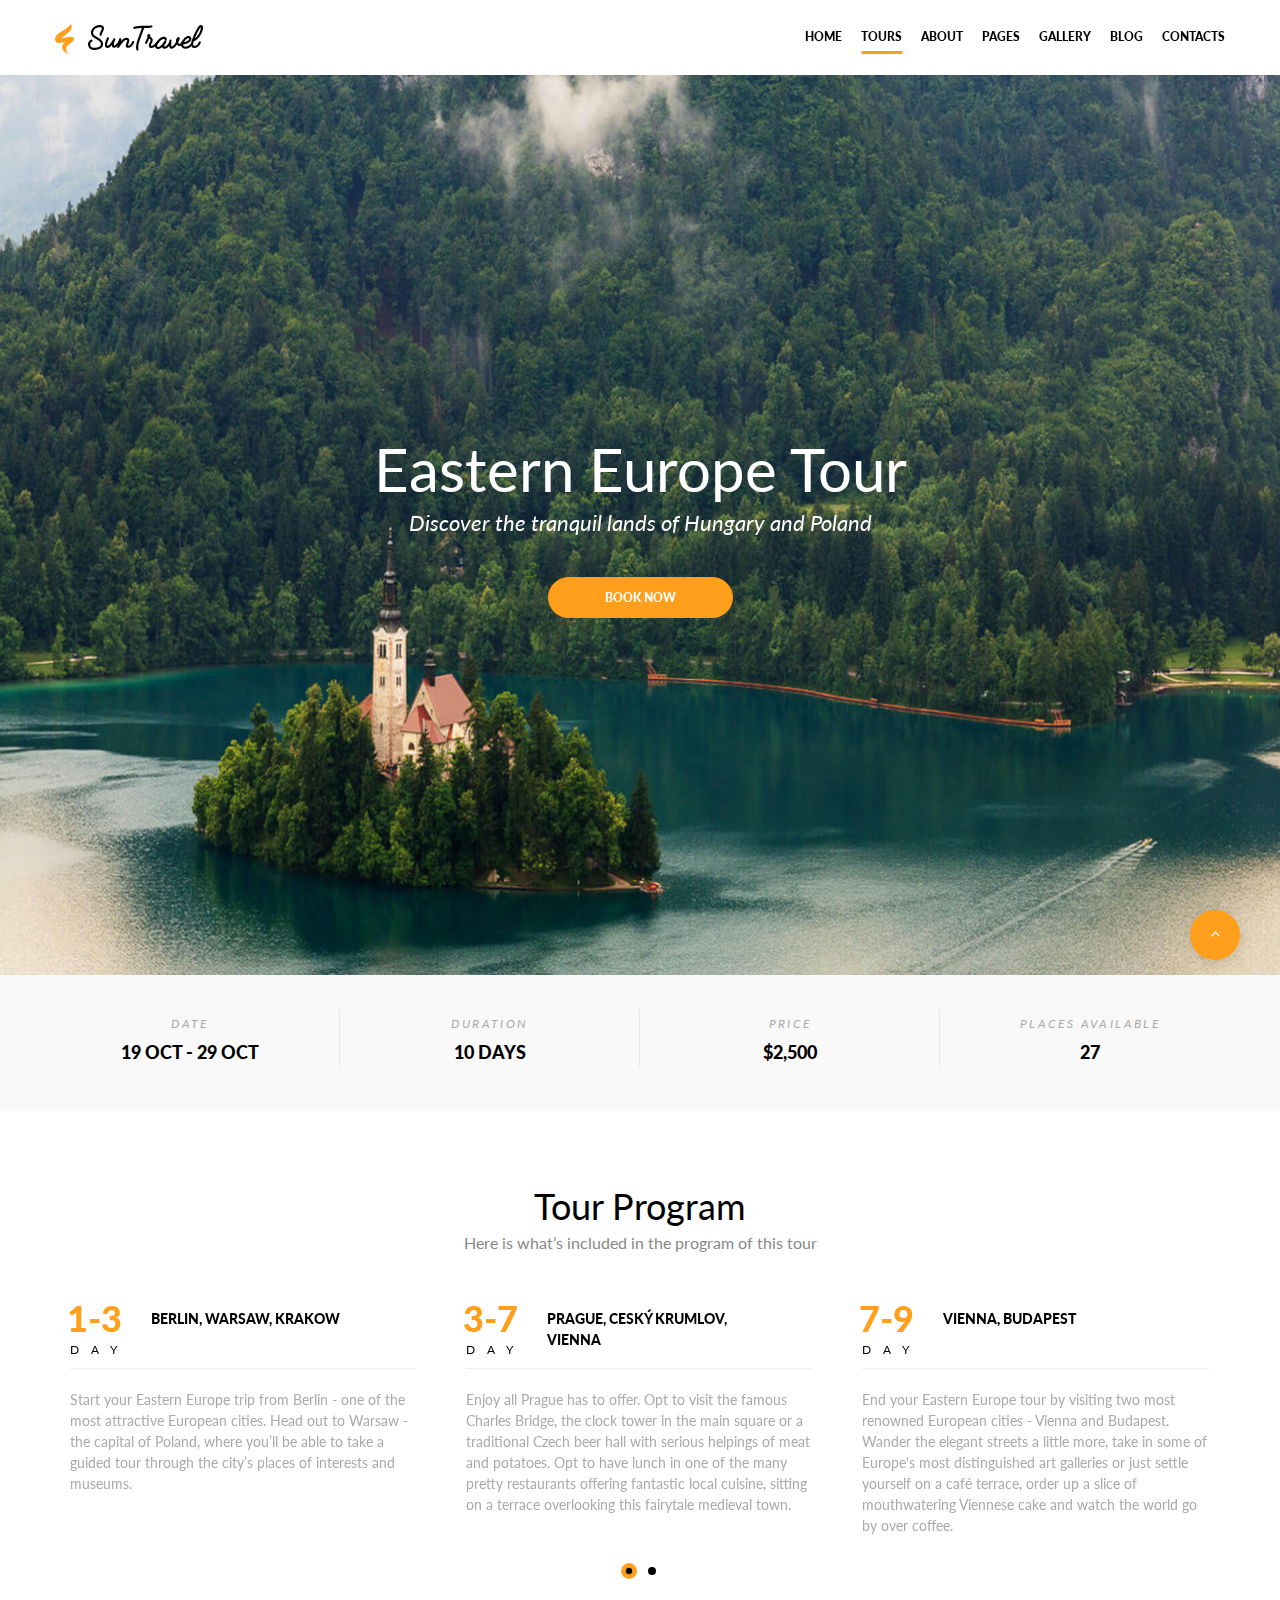
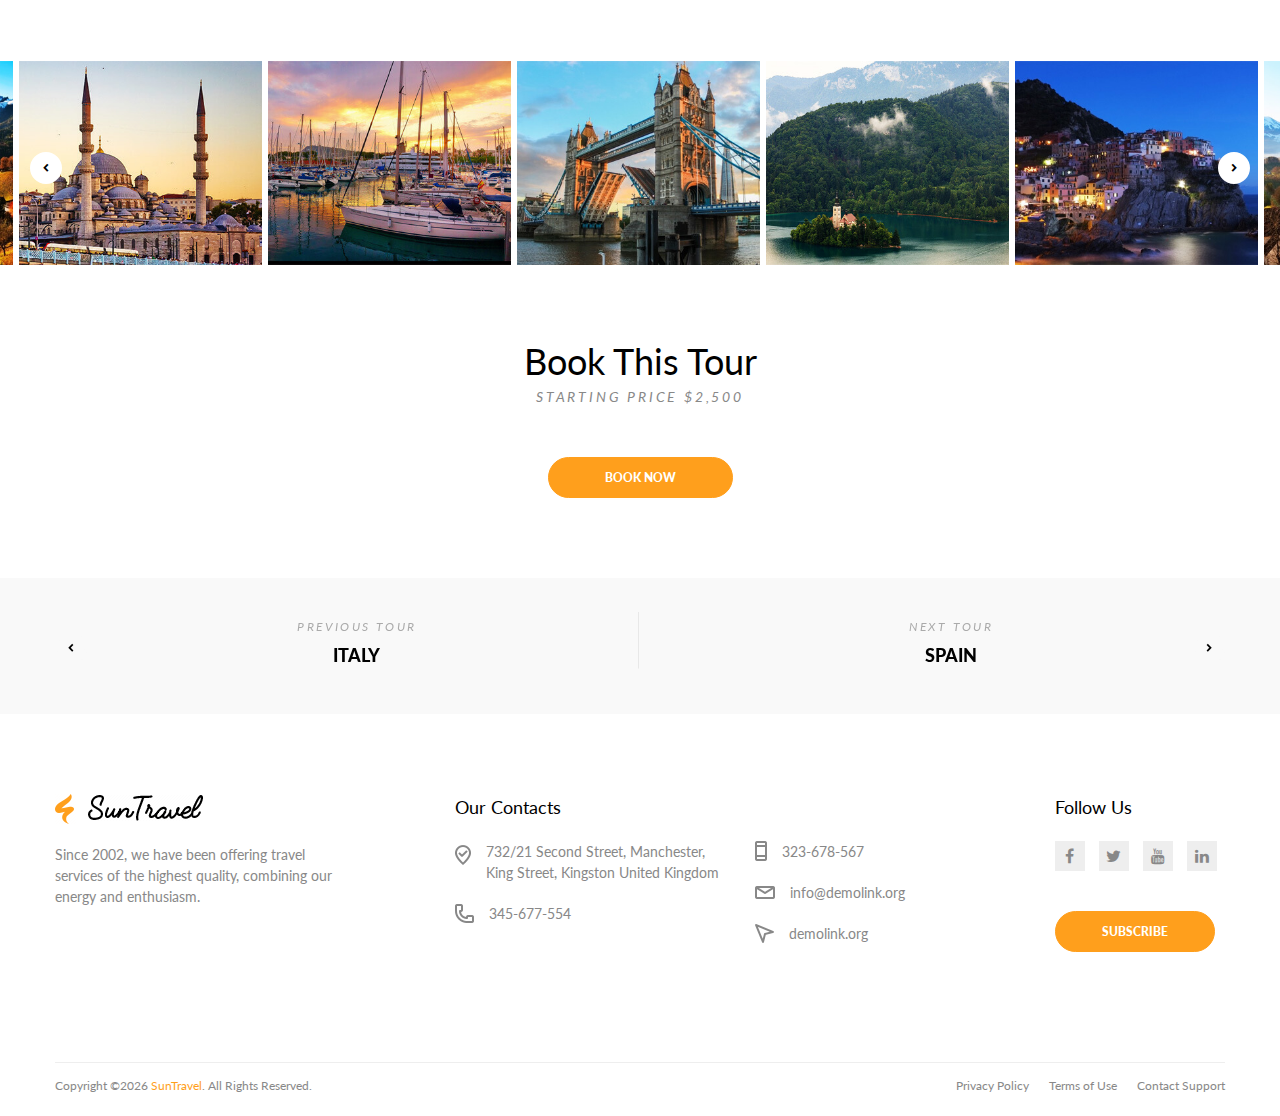
<file: tours-single.html>
<!DOCTYPE html>
<html class="wide wow-animation" lang="en">
  <head>
    <!-- Site Title-->
    <title>Tour Single</title>
    <meta name="format-detection" content="telephone=no">
    <meta name="viewport" content="width=device-width, height=device-height, initial-scale=1.0, maximum-scale=1.0, user-scalable=0">
    <meta http-equiv="X-UA-Compatible" content="IE=edge">
    <meta charset="utf-8">
    <link rel="icon" href="images/favicon.ico" type="image/x-icon">
    <!-- Stylesheets-->
    <link rel="stylesheet" type="text/css" href="//fonts.googleapis.com/css?family=Lato:400,400i,700,700i,900,900i">
    <link rel="stylesheet" href="css/bootstrap.css">
    <link rel="stylesheet" href="css/style.css">
		<!--[if lt IE 10]>
    <div style="background: #212121; padding: 10px 0; box-shadow: 3px 3px 5px 0 rgba(0,0,0,.3); clear: both; text-align:center; position: relative; z-index:1;"><a href="http://windows.microsoft.com/en-US/internet-explorer/"><img src="images/ie8-panel/warning_bar_0000_us.jpg" border="0" height="42" width="820" alt="You are using an outdated browser. For a faster, safer browsing experience, upgrade for free today."></a></div>
    <script src="js/html5shiv.min.js"></script>
		<![endif]-->
  </head>
  <body>
    <!-- Page-->
    <div class="page text-center">
      <!-- Page Header-->
      <header class="page-header">
        <!-- RD Navbar-->
        <div class="rd-navbar-wrap">
          <nav class="rd-navbar rd-navbar-light" data-lg-device-layout="rd-navbar-fixed" data-xl-device-layout="rd-navbar-static" data-xxl-device-layout="rd-navbar-static" data-lg-stick-up-offset="1px" data-xl-stick-up-offset="1px" data-xxl-stick-up-offset="1px" data-layout="rd-navbar-fixed" data-sm-layout="rd-navbar-fixed" data-md-layout="rd-navbar-fixed" data-lg-layout="rd-navbar-fullwidth" data-xl-layout="rd-navbar-static" data-xxl-layout="rd-navbar-static">
            <div class="rd-navbar-inner">
              <!-- RD Navbar Panel-->
              <div class="rd-navbar-panel">
                <!-- RD Navbar Toggle-->
                <button class="rd-navbar-toggle" data-rd-navbar-toggle=".rd-navbar-nav-wrap"><span></span></button>
                <!-- RD Navbar Brand-->
                <div class="rd-navbar-brand rd-navbar-brand-desktop"><a class="brand-name" href="index.html"><img width="148" height="30" src="images/logo-dark-148x30.png" alt=""></a></div>
                <!-- RD Navbar Brand-->
                <div class="rd-navbar-brand rd-navbar-brand-mobile"><a class="brand-name" href="index.html"><img width="148" height="30" src="images/logo-dark-148x30.png" alt=""></a></div>
              </div>
              <div class="rd-navbar-nav-wrap">
                <!-- RD Navbar Nav-->
                <ul class="rd-navbar-nav">
                  <li><a href="index.html">Home</a>
                    <!-- RD Navbar Dropdown-->
                    <ul class="rd-navbar-dropdown">
                      <li><a href="index-variant-2.html">Home Variant 2</a></li>
                      <li><a href="index-variant-3.html">Home Variant 3</a></li>
                    </ul>
                  </li>
                  <li class="active"><a href="tours-grid.html">Tours</a>
                    <!-- RD Navbar Dropdown-->
                    <ul class="rd-navbar-dropdown">
                      <li><a href="tours-grid.html">Tours Grid</a></li>
                      <li><a href="tours-grid-variant-2.html">Tours Grid v2</a></li>
                      <li><a href="tours-list.html">Tours List</a></li>
                      <li><a href="tours-single.html">Tours Single</a></li>
                    </ul>
                  </li>
                  <li><a href="about.html">About</a>
                    <!-- RD Navbar Dropdown-->
                    <ul class="rd-navbar-dropdown">
                      <li><a href="our-team.html">Our Team</a></li>
                      <li><a href="careers.html">Careers</a></li>
                      <li><a href="faq.html">FAQ</a></li>
                      <li><a href="testimonials.html">Testimonials</a></li>
                    </ul>
                  </li>
                  <li><a href="#">Pages</a>
                    <!-- RD Navbar Megamenu-->
                    <div class="rd-navbar-megamenu">
                      <div class="row">
                        <div class="col-lg-4">
                          <p class="rd-megamenu-header text-big text-black text-ubold">Pages 1</p>
                          <ul class="rd-megamenu-list">
                            <li><a href="press.html">Press</a></li>
                            <li><a href="services.html">Services</a></li>
                            <li><a href="pricing.html">Pricing</a></li>
                            <li><a href="destinations.html">Destinations</a></li>
                            <li><a href="signup.html">Sign Up</a></li>
                            <li><a href="signup-variant-2.html">Sign Up v2</a></li>
                          </ul>
                        </div>
                        <div class="col-lg-4">
                          <p class="rd-megamenu-header text-big text-black text-ubold">Pages 2</p>
                          <ul class="rd-megamenu-list">
                            <li><a href="login.html">Login</a></li>
                            <li><a href="forgot-password.html">Forgot Password</a></li>
                            <li><a href="privacy.html">Privacy Policy</a></li>
                            <li><a href="terms-of-use.html">Terms Of Use</a></li>
                            <li><a href="sitemap.html">Sitemap</a></li>
                            <li><a href="search-results.html">Search Results</a></li>
                          </ul>
                        </div>
                        <div class="col-lg-4">
                          <p class="rd-megamenu-header text-big text-black text-ubold">Pages 3</p>
                          <ul class="rd-megamenu-list">
                            <li><a href="404.html">404</a></li>
                            <li><a href="503.html">503</a></li>
                            <li><a href="comingsoon.html">Coming Soon</a></li>
                            <li><a href="maintenance.html">Maintenance</a></li>
                            <li><a href="underconstruction.html">Under Construction</a></li>
                          </ul>
                        </div>
                      </div>
                    </div>
                  </li>
                  <li><a href="gallery-cobbles.html">Gallery</a>
                    <!-- RD Navbar Dropdown-->
                    <ul class="rd-navbar-dropdown">
                      <li><a href="gallery-cobbles.html">Gallery Cobbles</a></li>
                      <li><a href="gallery-fullwidth.html">Gallery Fullwidth</a></li>
                      <li><a href="gallery-grid.html">Gallery Grid</a></li>
                      <li><a href="gallery-masonry.html">Gallery Masonry</a></li>
                    </ul>
                  </li>
                  <li><a href="blog-grid.html">Blog</a>
                    <!-- RD Navbar Dropdown-->
                    <ul class="rd-navbar-dropdown">
                      <li><a href="blog-grid.html">Blog Grid</a></li>
                      <li><a href="blog-grid-sidebar-left.html">Blog Grid Sidebar</a></li>
                      <li><a href="blog-list.html">Blog List</a></li>
                      <li><a href="blog-list-sidebar-left.html">Blog List Sidebar</a></li>
                      <li><a href="blog-list-variant-2.html">Blog List v2</a></li>
                      <li><a href="blog-list-variant-2-sidebar-left.html">Blog List v2 Sidebar</a></li>
                      <li><a href="blog-masonry.html">Blog Masonry</a></li>
                      <li><a href="blog-modern.html">Blog Modern</a></li>
                      <li><a href="blog-single-post.html">Blog Single Post</a></li>
                      <li><a href="blog-single-post-sidebar-left.html">Blog Single Post Sidebar</a></li>
                    </ul>
                  </li>
                  <li><a href="contacts.html">Contacts</a>
                    <!-- RD Navbar Dropdown-->
                    <ul class="rd-navbar-dropdown">
                      <li><a href="contacts.html">Contacts</a></li>
                      <li><a href="contacts-variant-2.html">Contacts v2</a></li>
                    </ul>
                  </li>
                </ul>
              </div>
            </div>
          </nav>
        </div>
      </header>
      <section class="section parallax-container bg-black section-height-mac context-dark" data-parallax-img="images/backgrounds/background-39-1920x900.jpg">
        <div class="parallax-content">
          <div class="container">
            <div class="row justify-content-sm-center align-items-sm-center section-34 section-md-top-145 section-md-bottom-100 section-lg-top-100 section-cover">
              <div class="col-12">
                <h1 class="d-none d-lg-inline-block">Eastern Europe Tour</h1>
                <h6 class="font-italic">Discover the tranquil lands of Hungary and Poland</h6><a class="button button-primary" href="pricing.html">Book Now</a>
              </div>
            </div>
          </div>
        </div>
      </section>

      <!-- Tour Single-->
      <section class="section-34 section-md-bottom-45 bg-alabaster">
        <div class="container">
          <div class="row justify-content-sm-center">
            <div class="col-sm-10 col-md-8 col-lg-12">
              <div class="row row-40 justify-content-sm-center list-inline-dashed-vertival">
                <div class="col-sm-6 col-md-5 col-lg-3">
                  <p class="text-extra-small text-silver-chalice font-italic text-uppercase text-spacing-200">Date</p>
                  <p class="text-big text-ubold text-black text-uppercase">19 oct - 29 oct</p>
                </div>
                <div class="col-sm-6 col-md-5 col-lg-3">
                  <p class="text-extra-small text-silver-chalice font-italic text-uppercase text-spacing-200">DURATION</p>
                  <p class="text-big text-ubold text-black text-uppercase">10 Days</p>
                </div>
                <div class="col-sm-6 col-md-5 col-lg-3">
                  <p class="text-extra-small text-silver-chalice font-italic text-uppercase text-spacing-200">PRICE</p>
                  <p class="text-big text-ubold text-black text-uppercase">$2,500</p>
                </div>
                <div class="col-sm-6 col-md-5 col-lg-3">
                  <p class="text-extra-small text-silver-chalice font-italic text-uppercase text-spacing-200">PLACES AVAILABLE</p>
                  <p class="text-big text-ubold text-black text-uppercase">27</p>
                </div>
              </div>
            </div>
          </div>
        </div>
      </section>
      <!-- Tour Program-->
      <section class="section-70 section-md-bottom-80">
        <div class="container">
          <h3>Tour Program</h3>
          <p>Here is what’s included in the program of this tour</p>
          <!-- Owl Carousel-->
          <div class="owl-carousel owl-dots-primary owl-dots-lg-reveal owl-navs-lg-veil text-left" data-items="1" data-md-items="2" data-lg-items="3" data-stage-padding="5" data-loop="false" data-margin="30" data-mouse-drag="false" data-dots="true" data-nav="true">
            <div class="owl-item">
              <div class="box-program">
                <!-- Unit-->
                <div class="unit flex-row unit-spacing-sm">
                  <div class="unit-left text-center">
                    <h3 class="text-ubold text-primary line-height-1">1-3</h3>
                    <p class="text-extra-small text-spacing-1000 text-black text-uppercase line-height-1 inset-left-10">day</p>
                  </div>
                  <div class="unit-body">
                    <p class="text-small text-ubold text-uppercase text-black">Berlin, Warsaw, krakow</p>
                  </div>
                </div>
                <div class="box-program-content inset-left-10 inset-right-10">
                  <hr class="hr bg-gallery">
                  <p class="text-small text-silver-chalice">Start your Eastern Europe trip from Berlin - one of the most attractive European cities. Head out to Warsaw - the capital of Poland, where you’ll be able to take a guided tour through the city’s places of interests and museums.</p>
                </div>
              </div>
            </div>
            <div class="owl-item">
              <div class="box-program">
                <!-- Unit-->
                <div class="unit flex-row unit-spacing-sm">
                  <div class="unit-left text-center">
                    <h3 class="text-ubold text-primary line-height-1">3-7</h3>
                    <p class="text-extra-small text-spacing-1000 text-black text-uppercase line-height-1 inset-left-10">day</p>
                  </div>
                  <div class="unit-body">
                    <p class="text-small text-ubold text-uppercase text-black">Prague, Ceský Krumlov, <br class="d-none d-xl-inline-block"> Vienna</p>
                  </div>
                </div>
                <div class="box-program-content inset-left-10 inset-right-10">
                  <hr class="hr bg-gallery">
                  <p class="text-small text-silver-chalice">Enjoy all Prague has to offer. Opt to visit the famous Charles Bridge, the clock tower in the main square or a traditional Czech beer hall with serious helpings of meat and potatoes. Opt to have lunch in one of the many pretty restaurants offering fantastic local cuisine, sitting on a terrace overlooking this fairytale medieval town.</p>
                </div>
              </div>
            </div>
            <div class="owl-item">
              <div class="box-program">
                <!-- Unit-->
                <div class="unit flex-row unit-spacing-sm">
                  <div class="unit-left text-center">
                    <h3 class="text-ubold text-primary line-height-1">7-9</h3>
                    <p class="text-extra-small text-spacing-1000 text-black text-uppercase line-height-1 inset-left-10">day</p>
                  </div>
                  <div class="unit-body">
                    <p class="text-small text-ubold text-uppercase text-black">Vienna, budapest</p>
                  </div>
                </div>
                <div class="box-program-content inset-left-10 inset-right-10">
                  <hr class="hr bg-gallery">
                  <p class="text-small text-silver-chalice">End your Eastern Europe tour by visiting two most renowned European cities - Vienna and Budapest. Wander the elegant streets a little more, take in some of Europe's most distinguished art galleries or just settle yourself on a café terrace, order up a slice of mouthwatering Viennese cake and watch the world go by over coffee.</p>
                </div>
              </div>
            </div>
            <div class="owl-item">
              <div class="box-program">
                <!-- Unit-->
                <div class="unit flex-row unit-spacing-sm">
                  <div class="unit-left text-center">
                    <h3 class="text-ubold text-primary line-height-1">1-3</h3>
                    <p class="text-extra-small text-spacing-1000 text-black text-uppercase line-height-1 inset-left-10">day</p>
                  </div>
                  <div class="unit-body">
                    <p class="text-small text-ubold text-uppercase text-black">Berlin, Warsaw, krakow</p>
                  </div>
                </div>
                <div class="box-program-content inset-left-10 inset-right-10">
                  <hr class="hr bg-gallery">
                  <p class="text-small text-silver-chalice">Start your eastern Europe trip from Berlin - one of the most attractive European cities. Head out to Warsaw - the capital of Poland, where you’ll be able to take a guided tour through the city’s places of interests and museums.</p>
                </div>
              </div>
            </div>
            <div class="owl-item">
              <div class="box-program">
                <!-- Unit-->
                <div class="unit flex-row unit-spacing-sm">
                  <div class="unit-left text-center">
                    <h3 class="text-ubold text-primary line-height-1">3-7</h3>
                    <p class="text-extra-small text-spacing-1000 text-black text-uppercase line-height-1 inset-left-10">day</p>
                  </div>
                  <div class="unit-body">
                    <p class="text-small text-ubold text-uppercase text-black">Prague, Ceský Krumlov, <br class="d-none d-xl-inline-block"> Vienna</p>
                  </div>
                </div>
                <div class="box-program-content inset-left-10 inset-right-10">
                  <hr class="hr bg-gallery">
                  <p class="text-small text-silver-chalice">Enjoy all Prague has to offer. Opt to visit the famous Charles Bridge, the clock tower in the main square or a traditional Czech beer hall with serious helpings of meat and potatoes. Opt to have lunch in one of the many pretty restaurants offering fantastic local cuisine, sitting on a terrace overlooking this fairytale medieval town.</p>
                </div>
              </div>
            </div>
            <div class="owl-item">
              <div class="box-program">
                <!-- Unit-->
                <div class="unit flex-row unit-spacing-sm">
                  <div class="unit-left text-center">
                    <h3 class="text-ubold text-primary line-height-1">7-9</h3>
                    <p class="text-extra-small text-spacing-1000 text-black text-uppercase line-height-1 inset-left-10">day</p>
                  </div>
                  <div class="unit-body">
                    <p class="text-small text-ubold text-uppercase text-black">Vienna, budapest</p>
                  </div>
                </div>
                <div class="box-program-content inset-left-10 inset-right-10">
                  <hr class="hr bg-gallery">
                  <p class="text-small text-silver-chalice">End your Eastern Europe tour by visiting two most renowned European cities - Vienna and Budapest. Wander the elegant streets a little more, take in some of Europe's most distinguished art galleries or just settle yourself on a café terrace, order up a slice of mouthwatering Viennese cake and watch the world go by over coffee.</p>
                </div>
              </div>
            </div>
          </div>
        </div>
      </section>
      <section>
        <div class="owl-carousel owl-carusel-inset-bottom owl-nav-type-3 owl-dots-primary" data-lightgallery="group" data-items="1" data-md-items="2" data-lg-items="3" data-xl-items="5" data-stage-padding="20" data-loop="true" data-margin="6" data-mouse-drag="false" data-dots="true" data-nav="true"> 
          <div class="owl-item">
            <!-- Thumbnail Rayen--><a class="thumbnail-rayen" data-lightgallery="item" href="images/gallery/portfolio-04-1170x700_original.jpg"><span class="figure"><img class="img-responsive center-block" width="370" height="310" src="images/offers/box-offer-01-370x310.jpg" alt=""><span class="figcaption"><span class="icon icon-xl fa fa-search-plus text-white"></span></span></span></a>
          </div>
          <div class="owl-item">
            <!-- Thumbnail Rayen--><a class="thumbnail-rayen" data-lightgallery="item" href="images/gallery/portfolio-05-1170x700_original.jpg"><span class="figure"><img class="img-responsive center-block" width="370" height="310" src="images/offers/box-offer-02-370x310.jpg" alt=""><span class="figcaption"><span class="icon icon-xl fa fa-search-plus text-white"></span></span></span></a>
          </div>
          <div class="owl-item">
            <!-- Thumbnail Rayen--><a class="thumbnail-rayen" data-lightgallery="item" href="images/gallery/portfolio-06-1170x700_original.jpg"><span class="figure"><img class="img-responsive center-block" width="370" height="310" src="images/offers/box-offer-03-370x310.jpg" alt=""><span class="figcaption"><span class="icon icon-xl fa fa-search-plus text-white"></span></span></span></a>
          </div>
          <div class="owl-item">
            <!-- Thumbnail Rayen--><a class="thumbnail-rayen" data-lightgallery="item" href="images/gallery/portfolio-07-1170x700_original.jpg"><span class="figure"><img class="img-responsive center-block" width="370" height="310" src="images/offers/box-offer-04-370x310.jpg" alt=""><span class="figcaption"><span class="icon icon-xl fa fa-search-plus text-white"></span></span></span></a>
          </div>
          <div class="owl-item">
            <!-- Thumbnail Rayen--><a class="thumbnail-rayen" data-lightgallery="item" href="images/gallery/portfolio-08-1170x700_original.jpg"><span class="figure"><img class="img-responsive center-block" width="370" height="310" src="images/offers/box-offer-05-370x310.jpg" alt=""><span class="figcaption"><span class="icon icon-xl fa fa-search-plus text-white"></span></span></span></a>
          </div>
          <div class="owl-item">
            <!-- Thumbnail Rayen--><a class="thumbnail-rayen" data-lightgallery="item" href="images/gallery/portfolio-09-1170x700_original.jpg"><span class="figure"><img class="img-responsive center-block" width="370" height="310" src="images/offers/box-offer-06-370x310.jpg" alt=""><span class="figcaption"><span class="icon icon-xl fa fa-search-plus text-white"></span></span></span></a>
          </div>
        </div>
      </section>
      <section class="section-top-50 section-bottom-80">
        <div class="container">
          <h3>Book This Tour</h3>
          <p class="text-small text-spacing-200 font-italic">STARTING PRICE $2,500</p><a class="button button-primary" href="pricing.html">Book Now</a>
        </div>
      </section>
      <section class="section-34 section-lg-bottom-45 bg-alabaster">
        <div class="container">
          <!-- Owl Carousel-->
          <div class="owl-carousel owl-carousel-sm owl-navs-offset-0 owl-dots-primary owl-nav-alabaster list-inline-dashed-vertival" data-items="1" data-md-items="2" data-stage-padding="5" data-loop="false" data-margin="30" data-mouse-drag="false" data-dots="true" data-nav="true">
            <div class="owl-item">
              <p class="text-extra-small text-silver-chalice font-italic text-uppercase text-spacing-200">Previous Tour</p>
              <p class="text-big text-ubold text-uppercase"><a class="text-black" href="tours-single.html">ITALY</a></p>
            </div>
            <div class="owl-item">
              <p class="text-extra-small text-silver-chalice font-italic text-uppercase text-spacing-200">Next Tour</p>
              <p class="text-big text-ubold text-uppercase"><a class="text-black" href="tours-single.html">SPAIN</a></p>
            </div>
            <div class="owl-item">
              <p class="text-extra-small text-silver-chalice font-italic text-uppercase text-spacing-200">Previous Tour</p>
              <p class="text-big text-ubold text-uppercase"><a class="text-black" href="tours-single.html">ITALY</a></p>
            </div>
            <div class="owl-item">
              <p class="text-extra-small text-silver-chalice font-italic text-uppercase text-spacing-200">Next Tour</p>
              <p class="text-big text-ubold text-uppercase"><a class="text-black" href="tours-single.html">SPAIN</a></p>
            </div>
          </div>
        </div>
      </section>
      <!-- Page Footer-->
      <footer class="page-footer footer-default section-top-80 section-bottom-34 section-lg-bottom-15 text-md-left">
        <div class="container">
          <div class="row justify-content-sm-center">
            <div class="col-md-8 col-lg-12">
              <div class="row row-40 justify-content-sm-center">
                <div class="col-md-6 col-lg-3 col-xl-4 order-lg-1"><a class="brand-logo" href="index.html"><img width="148" height="30" src="images/logo-dark-148x30.png" alt=""></a>
                  <p class="text-small inset-xl-right-80">Since 2002, we have been offering travel services of the highest quality, combining our energy and enthusiasm.</p>
                </div>
                <div class="col-md-6 col-lg-3 col-xl-2 order-lg-4">
                  <p class="text-big text-black">Follow Us</p>
                  <!-- List Inline-->
                  <ul class="list-inline">
                    <li class="text-center"><a class="icon icon-square icon-filled-gallery fa fa-facebook-f text-gray" href="#"></a></li>
                    <li class="text-center"><a class="icon icon-square icon-filled-gallery fa fa-twitter text-gray" href="#"></a></li>
                    <li class="text-center"><a class="icon icon-square icon-filled-gallery fa fa-youtube text-gray" href="#"></a></li>
                    <li class="text-center"><a class="icon icon-square icon-filled-gallery fa fa-linkedin text-gray" href="#"></a></li>
                  </ul>
                  <!-- Button trigger modal-->
                  <button class="button button-primary" type="button" data-toggle="modal" data-target="#subscribe" style="min-width:160px;">Subscribe</button>
                  <!-- Modal-->
                  <div class="modal modal-custom fade text-center" id="subscribe" tabindex="-1" role="dialog">
                    <div class="modal-dialog" role="document">
                      <div class="modal-content">
                        <div class="modal-header">
                          <button class="close" type="button" data-dismiss="modal" aria-label="Close"><span aria-hidden="true">×</span></button>
                        </div>
                        <div class="modal-body">
                          <div class="container">
                            <div class="row justify-content-sm-center align-items-sm-center">
                              <div class="col-md-6 bg-image bg-image-1"></div>
                              <div class="col-md-6">
                                <div class="modal-body-column-content">
                                  <h5 class="text-ubold">Subscribe to <br class="d-none d-xl-inline-block"> our newsletter</h5>
                                  <p class="font-italic text-small text-black">Subscribe and <span class="text-ubold">get 5% off</span> on your first tour!</p>
                                  <!-- RD Mailform-->
                                  <form class="rd-mailform rd-mailform-subscribe" data-form-output="form-output-global" data-form-type="contact" method="post" action="bat/rd-mailform.php">
                                    <div class="form-wrap form-wrap-xs">
                                      <label class="form-label" for="contact-email">Enter Your email here...</label>
                                      <input class="form-input" id="contact-email" type="email" name="email" data-constraints="@Email @Required">
                                    </div>
                                    <button class="button button-primary button-block" type="submit">SUBSCRIBE</button>
                                  </form>
                                  <!-- List Inline-->
                                  <ul class="list-inline list-primary list-inline-13">
                                    <li class="text-center"><a class="icon fa fa-facebook-f text-black" href="#"></a></li>
                                    <li class="text-center"><a class="icon fa fa-twitter text-black" href="#"></a></li>
                                    <li class="text-center"><a class="icon fa fa-youtube text-black" href="#"></a></li>
                                    <li class="text-center"><a class="icon fa fa-linkedin text-black" href="#"></a></li>
                                  </ul>
                                </div>
                              </div>
                            </div>
                          </div>
                        </div>
                      </div>
                    </div>
                  </div>
                </div>
                <div class="col-sm-8 col-md-12 col-lg-6 order-lg-2">
                  <p class="text-big text-black">Our Contacts</p>
                  <!-- Contact Info-->
                  <address class="contact-info text-left">
                    <div class="row row-15 justify-content-sm-center">
                      <div class="col-md-6">
                        <p class="d-block text-small contact-info-address"><a class="text-gray" href="#"><span class="unit flex-row unit-spacing-xs"><span class="unit-left"><img class="img-responsive center-block" src="images/icons/icon-01-16x21.png" width="16" height="21" alt=""></span><span class="unit-body"><span>732/21 Second Street, Manchester, King Street, Kingston United Kingdom</span></span></span></a></p>
                        <p class="d-block text-small"><a class="text-gray" href="callto:#"><span class="unit align-items-center flex-row unit-spacing-xs"><span class="unit-left"><img class="img-responsive center-block" src="images/icons/icon-02-19x19.png" width="19" height="19" alt=""></span><span class="unit-body"><span>345-677-554</span></span></span></a></p>
                      </div>
                      <div class="col-md-6">
                        <p class="d-block text-small"><a class="text-gray" href="callto:#"><span class="unit align-items-center flex-row unit-spacing-xs"><span class="unit-left"><img class="img-responsive center-block" src="images/icons/icon-03-12x20.png" width="12" height="20" alt=""></span><span class="unit-body"><span>323-678-567</span></span></span></a></p>
                        <p class="d-block text-small"><a class="text-gray" href="mailto:#"><span class="unit align-items-center flex-row unit-spacing-xs"><span class="unit-left"><img class="img-responsive center-block" src="images/icons/icon-04-20x13.png" width="20" height="13" alt=""></span><span class="unit-body"><span>info@demolink.org</span></span></span></a></p>
                        <p class="d-block text-small"><a class="text-gray" href="#"><span class="unit align-items-center flex-row unit-spacing-xs"><span class="unit-left"><img class="img-responsive center-block" src="images/icons/icon-05-19x19.png" width="19" height="19" alt=""></span><span class="unit-body"><span>demolink.org</span></span></span></a></p>
                      </div>
                    </div>
                  </address>
                </div>
              </div>
            </div>
          </div>
          <div class="hr bg-gallery"></div>
          <div class="row row-0 justify-content-sm-center justify-content-md-between">
            <div class="col-md-5 col-lg-4 text-md-left">
              <p class="text-extra-small">
                Copyright &#169;<span class="copyright-year"></span><a href="./"> SunTravel</a>. All Rights Reserved.</p>
            </div>
            <div class="col-md-5 col-lg-4 text-md-right">
              <!-- List Inline-->
              <ul class="list-inline list-inline-8">
                <li>
                  <p class="text-extra-small"><a class="text-gray" href="privacy.html">Privacy Policy</a></p>
                </li>
                <li>
                  <p class="text-extra-small"><a class="text-gray" href="terms-of-use.html">Terms of Use</a></p>
                </li>
                <li>
                  <p class="text-extra-small"><a class="text-gray" href="contacts.html">Contact Support</a></p>
                </li>
              </ul>
            </div>
          </div>
        </div>
      </footer>
    </div>
    <!-- Global Mailform Output-->
    <div class="snackbars" id="form-output-global"></div>
    <!-- PhotoSwipe Gallery-->
    <div class="pswp" tabindex="-1" role="dialog" aria-hidden="true">
      <div class="pswp__bg"></div>
      <div class="pswp__scroll-wrap">
        <div class="pswp__container">
          <div class="pswp__item"></div>
          <div class="pswp__item"></div>
          <div class="pswp__item"></div>
        </div>
        <div class="pswp__ui pswp__ui--hidden">
          <div class="pswp__top-bar">
            <button class="pswp__button pswp__button--close" title="Close (Esc)"></button>
            <button class="pswp__button pswp__button--share" title="Share"></button>
            <button class="pswp__button pswp__button--fs" title="Toggle fullscreen"></button>
            <button class="pswp__button pswp__button--zoom" title="Zoom in/out"></button>
            <div class="pswp__preloader">
              <div class="pswp__preloader__icn">
                <div class="pswp__preloader__cut">
                  <div class="pswp__preloader__donut"></div>
                </div>
              </div>
            </div>
          </div>
          <div class="pswp__share-modal pswp__share-modal--hidden pswp__single-tap">
            <div class="pswp__share-tooltip"></div>
          </div>
          <button class="pswp__button pswp__button--arrow--left" title="Previous (arrow left)"></button>
          <button class="pswp__button pswp__button--arrow--right" title="Next (arrow right)"></button>
          <div class="pswp__caption">
            <div class="pswp__caption__cent"></div>
          </div>
          <div class="pswp__counter"></div>
        </div>
      </div>
    </div>
    <!-- Java script-->
    <script src="js/core.min.js"></script>
    <script src="js/script.js"></script>
  </body>
</html>
</file>
